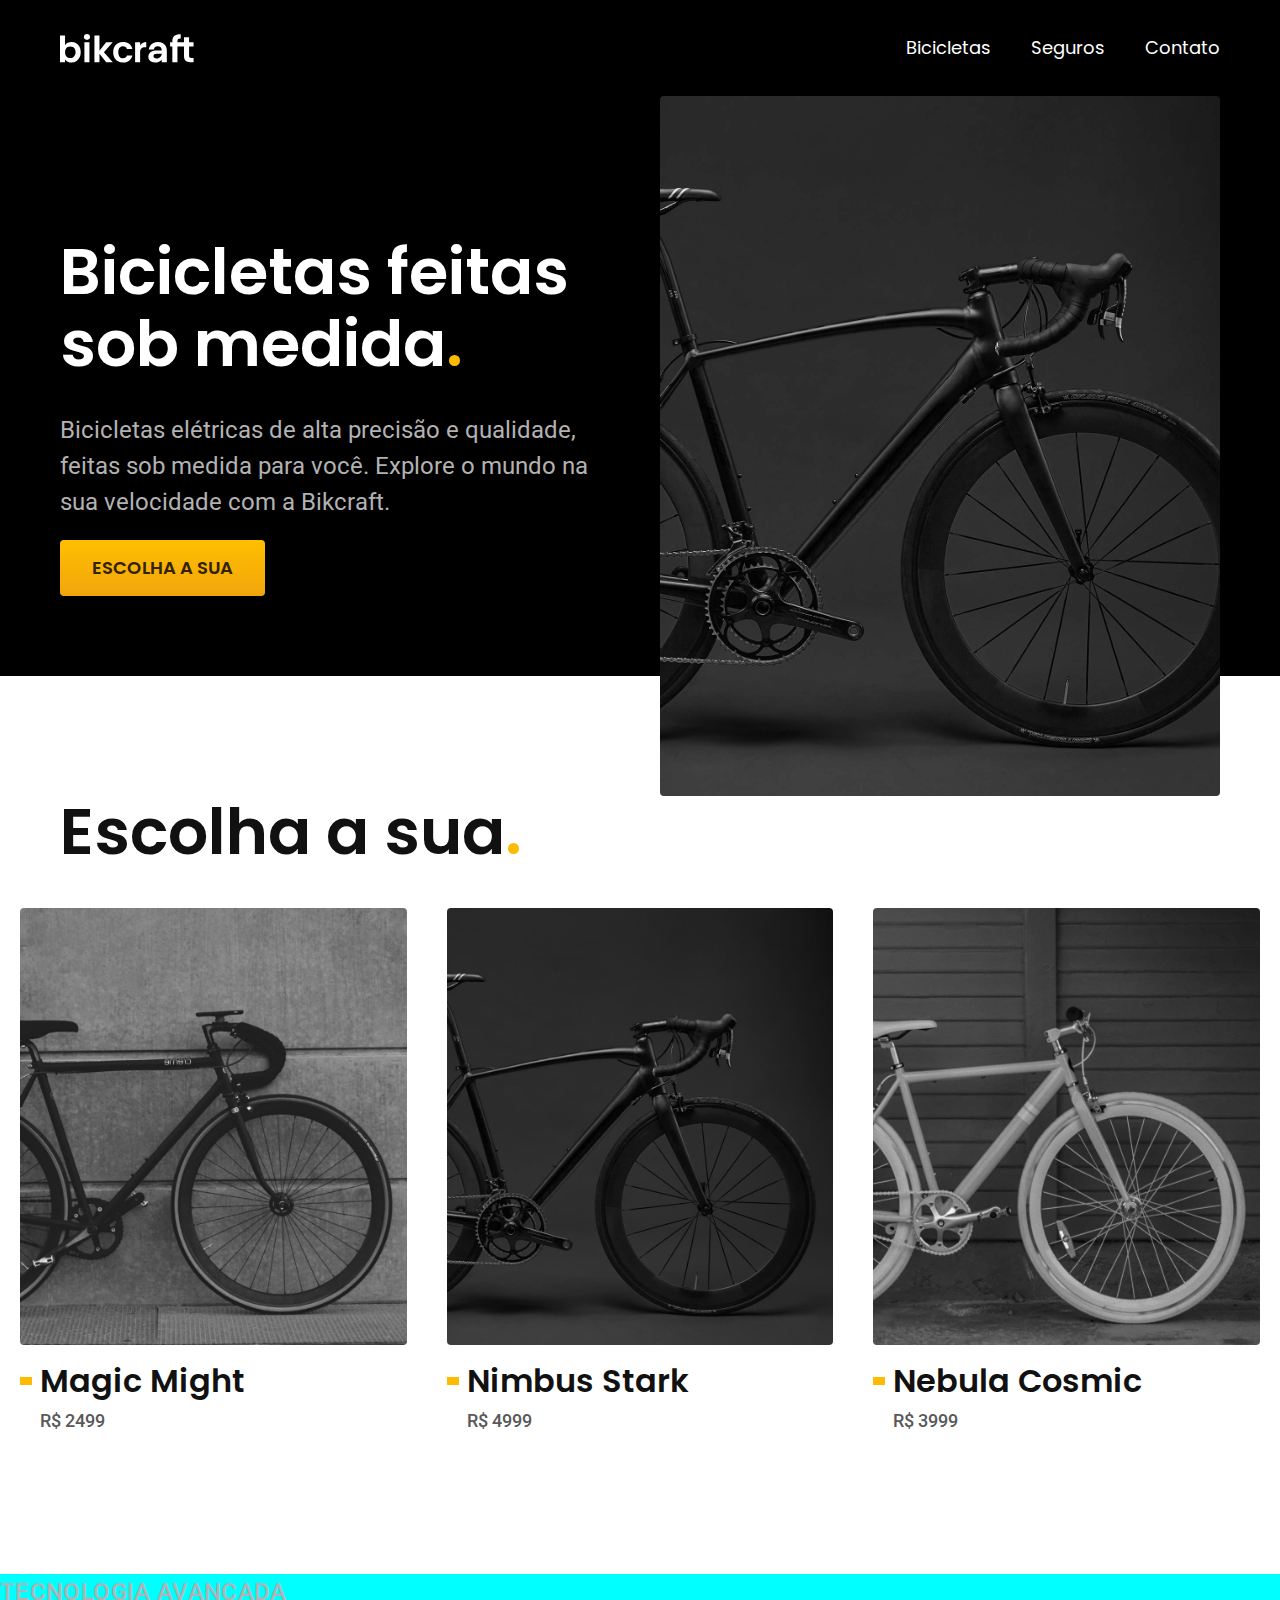
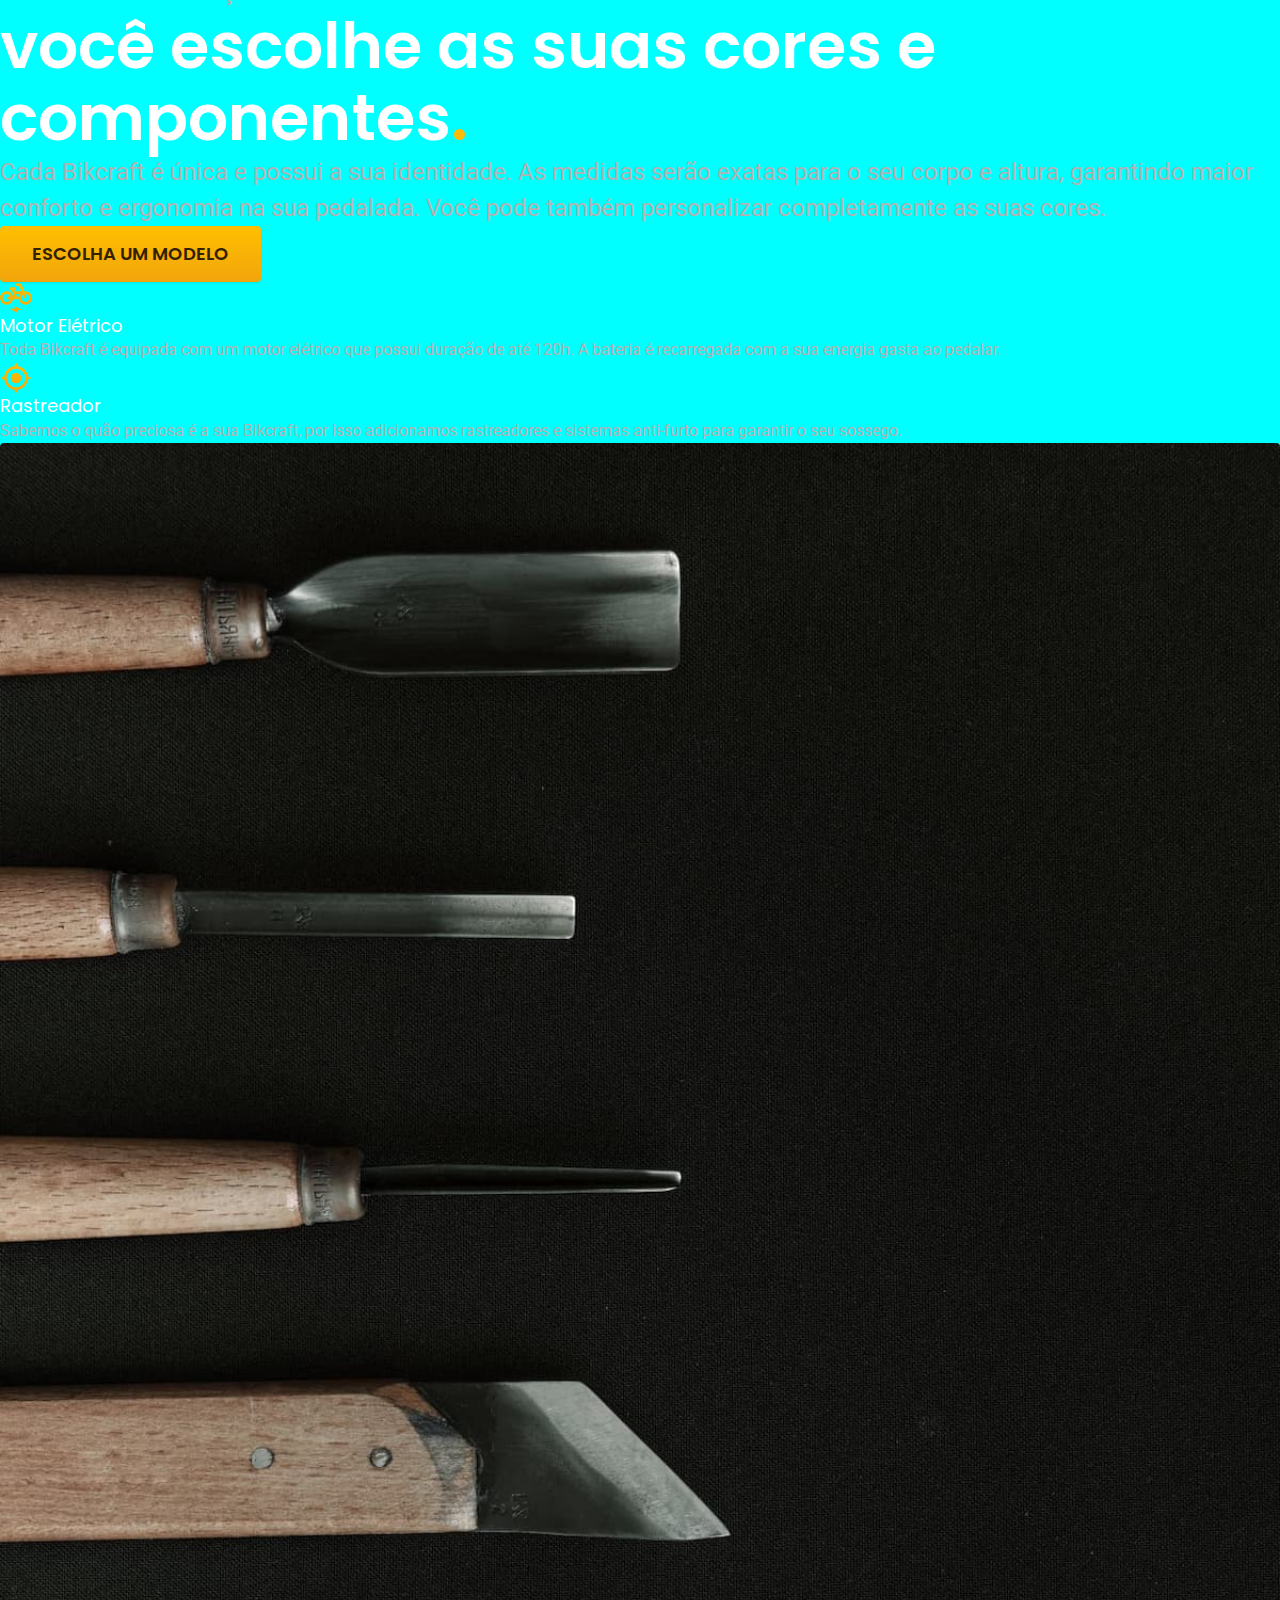
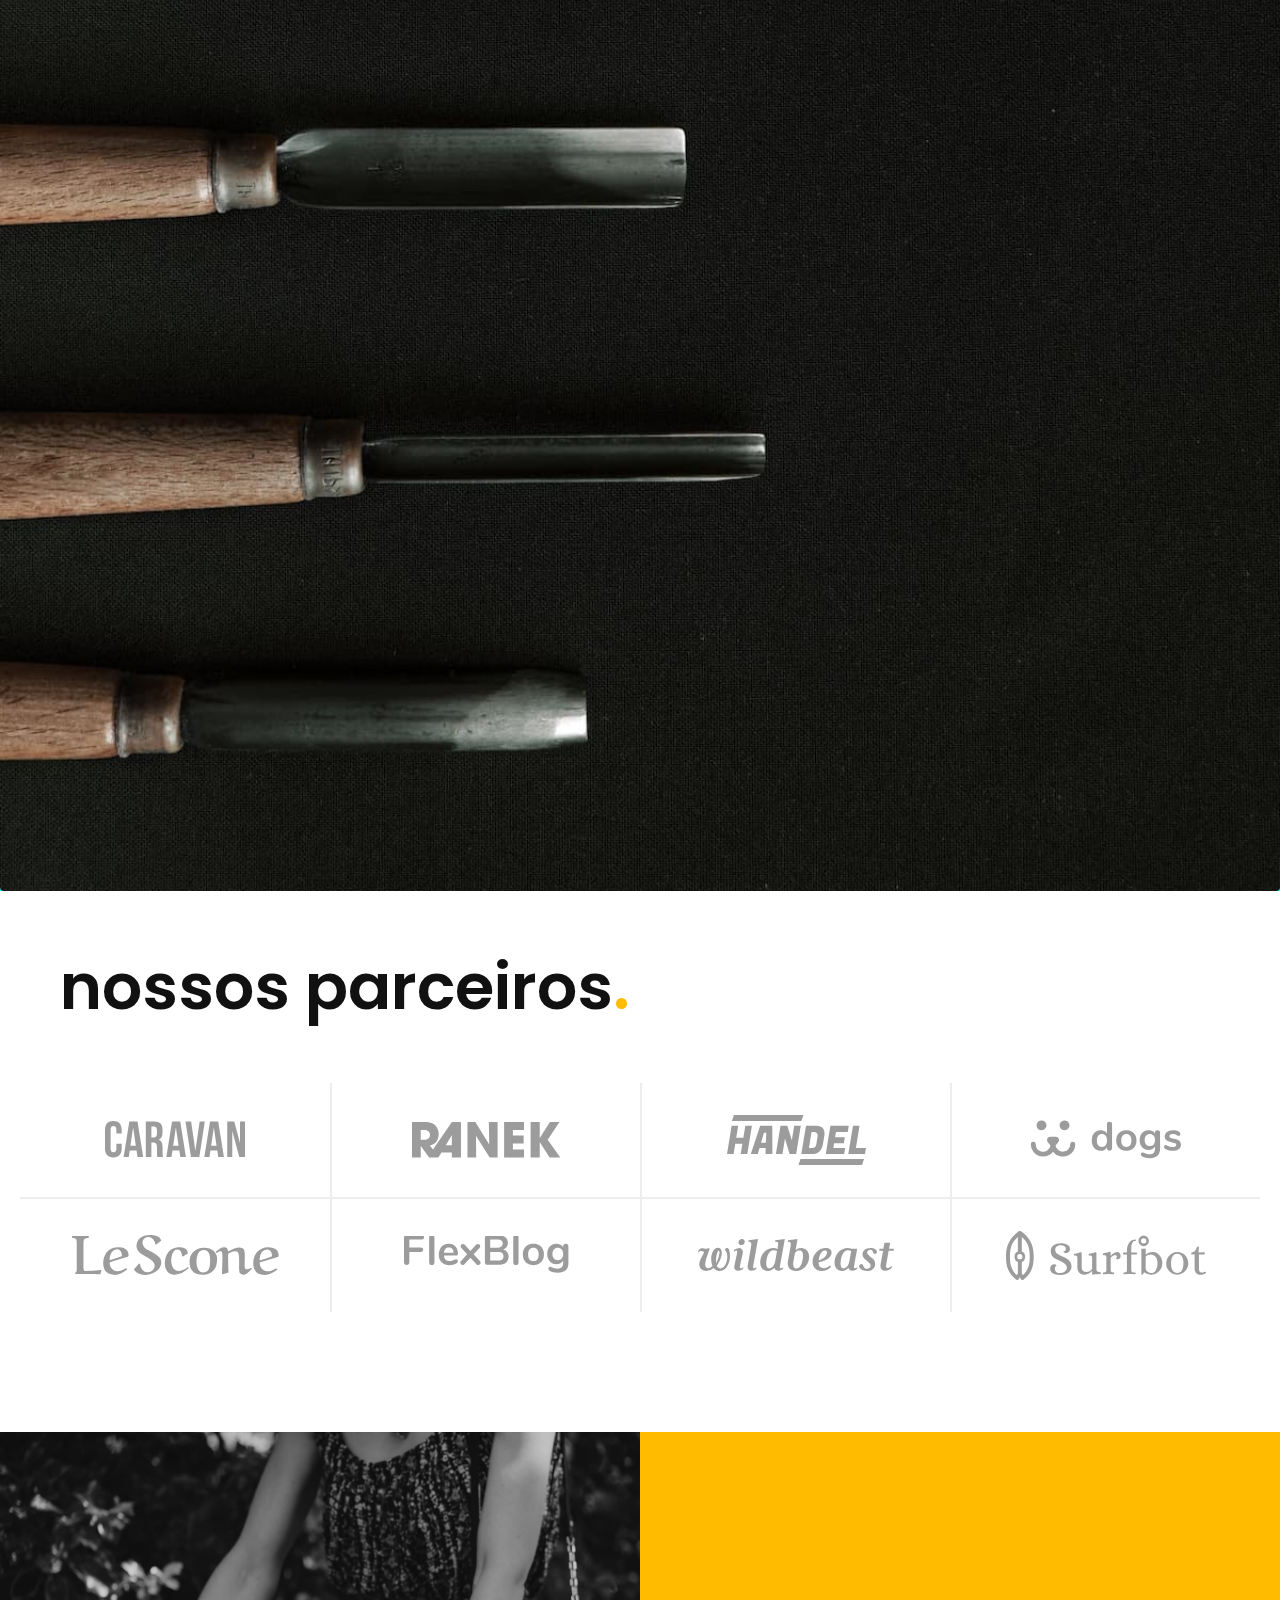
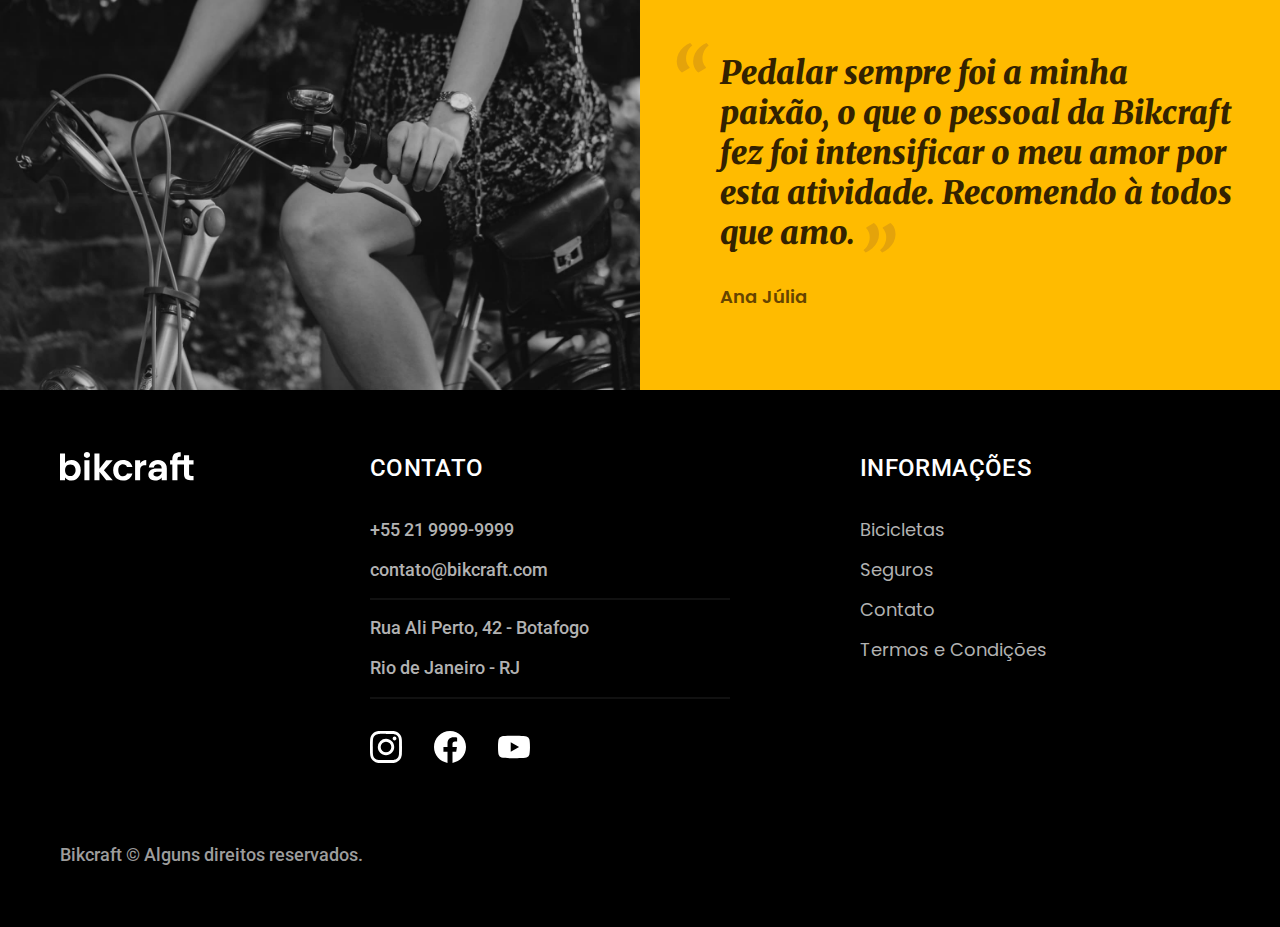
<file: index.html>
<!DOCTYPE html>
<html lang="pt-br">

<head>
  <meta charset="UTF-8">
  <meta name="viewport" content="width=device-width, initial-scale=1.0">

  <title>Bikcraft - Bicicletas Elétricas</title>
  <meta name="description" content="Bicicletas elétricas de alta precisão e qualidade, feitas sob medida para você. Explore o mundo na sua velocidade com a Bikcraft.">

  <link rel="stylesheet" href="./css/style.css">

  <link rel="preconnect" href="https://fonts.googleapis.com">
  <link rel="preconnect" href="https://fonts.gstatic.com" crossorigin>
  <link href="https://fonts.googleapis.com/css2?family=Merriweather:ital,wght@1,900&family=Poppins:wght@400;600&family=Roboto:wght@400;500&display=swap" rel="stylesheet">
</head>

<body>
  <header class="header-bg">
    <div class="header container">
      <a href="./">
        <img src="./img/bikcraft.svg" alt="bikcraft">
      </a>

      <nav aria-label="primaria">
        <ul class="header-menu font-1-m cor-0">
          <li><a href="./bicicletas.html">Bicicletas</a></li>
          <li><a href="./seguros.html">Seguros</a></li>
          <li><a href="./contato.html">Contato</a></li>
        </ul>
      </nav>
    </div>
  </header>

  <main class="introducao-bg">
    <div class="introducao container">
      <div class="introducao-conteudo">
        <h1 class="font-1-xxl cor-0">Bicicletas feitas sob medida<span class="cor-p1">.</span></h1>
        <p class="font-2-l cor-5">Bicicletas elétricas de alta precisão e qualidade, feitas sob medida para você. Explore o mundo na sua velocidade com a Bikcraft.</p>
        <a class="botao" href="./bicicletas.html">Escolha a sua</a>
      </div>
      <div">
        <img src="./img/fotos/introducao.jpg" alt="Bicicleta eletrica preta.">
    </div>
    </div>
  </main>
  <article class="bicicletas-lista">
    <h2 class="container font-1-xxl">Escolha a sua<span class="cor-p1">.</span></h2>

    <ul>
      <li>
        <a href="./bicicletas/magic.html">
          <img src="/img/bicicletas/magic-home.jpg" alt="Bicicleta Preta">
          <h3 class="font-1-xl">Magic Might</h3>
          <span class="font-2-m cor-8">R$ 2499</span>
        </a>
      </li>
      <li>
        <a href="./bicicletas/nimbus.html">
          <img src="/img/bicicletas/nimbus-home.jpg" alt="Bicicleta Preta">
          <h3 class="font-1-xl">Nimbus Stark</h3>
          <span class="font-2-m cor-8">R$ 4999</span>
        </a>
      </li>
      <li>
        <a href="./bicicletas/nebula.html">
          <img src="/img/bicicletas/nebula-home.jpg" alt="Bicicleta Preta">
          <h3 class="font-1-xl">Nebula Cosmic</h3>
          <span class="font-2-m cor-8">R$ 3999</span>
        </a>
      </li>
    </ul>
  </article>

  <article class="tecnologia-bg">
    <div class="tecnologia-container">
      <div class="tecnologia-conteudo">
        <span class="font-2-l-b  cor-5">Tecnologia Avançada</span>
        <h2 class="font-1-xxl cor-0">você escolhe as suas cores e componentes<span class="cor-p1">.</span></h2>
        <p class="font-2-l cor-5">Cada Bikcraft é única e possui a sua identidade. As medidas serão exatas para o seu corpo e altura, garantindo maior conforto e ergonomia na sua pedalada. Você pode também personalizar completamente as suas cores.</p>
        <a class="botao link" href="./bicicletas.html">Escolha um modelo</a>
        <div>
          <img src="./img/icones/eletrica.svg" alt="">
          <h3 class="font-1-m cor-0">Motor Elétrico</h3>
          <p class="font-2-s cor-5">Toda Bikcraft é equipada com um motor elétrico que possui duração de até 120h. A bateria é recarregada com a sua energia gasta ao pedalar.</p>
        </div>
        <div>
          <img src="./img/icones/rastreador.svg" alt="">
          <h3 class="font-1-m cor-0">Rastreador</h3>
          <p class="font-2-s cor-5">Sabemos o quão preciosa é a sua Bikcraft, por isso adicionamos rastreadores e sistemas anti-furto para garantir o seu sossego.</p>
        </div>
      </div>

      <div class="tecnologia-imagem">
        <img src="./img/fotos/tecnologia.jpg" alt="">
      </div>
    </div>

  </article>

  <section class="parceiros" aria-label="Nossos Parceiros">
    <h2 class="container font-1-xxl">nossos parceiros<span class="cor-p1">.</span></h2>

    <ul>
      <li><img src="./img/parceiros/caravan.svg" alt="caravan"></li>
      <li><img src="./img/parceiros/ranek.svg" alt="ranek"></li>
      <li><img src="./img/parceiros/handel.svg" alt="handel"></li>
      <li><img src="./img/parceiros/dogs.svg" alt="dogs"></li>
      <li><img src="./img/parceiros/lescone.svg" alt="lescone"></li>
      <li><img src="./img/parceiros/flexblog.svg" alt="flexblog"></li>
      <li><img src="./img/parceiros/wildbeast.svg" alt="wildbeast"></li>
      <li><img src="./img/parceiros/surfbot.svg" alt="surfbot"></li>

    </ul>
  </section>

  <section class="depoimento" aria-label="Depoimento">
    <div>
      <img src="./img/fotos/depoimento.jpg" alt="pessoa pedalando uma bicicleta bikcraft">
    </div>
    <div class="depoimento-conteudo">
      <blockquote class="font-1-xl cor-p5">
        <p>Pedalar sempre foi a minha paixão, o que o pessoal da Bikcraft fez foi intensificar o meu amor por esta atividade. Recomendo à todos que amo.</p>
      </blockquote>
      <span class="font-1-m-b cor-p4">Ana Júlia</span>
    </div>
  </section>

  <footer class="footer-bg">
    <div class="footer container">
      <img src="./img/bikcraft.svg" alt="Bikcraft">
      <div class="footer-contato">
        <h3 class="font-2-l-b cor-0">Contato</h3>
        <ul class="font-2-m cor-5">
          <li><a href="tel:+55219999999">+55 21 9999-9999</a></li>
          <li><a href="mailto:contato@bikcraft.com">contato@bikcraft.com</a></li>
          <li>Rua Ali Perto, 42 - Botafogo</li>
          <li>Rio de Janeiro - RJ</li>
        </ul>
        <div class="footer-redes">
          <a href="./">
            <img src="./img/redes/instagram.svg" alt="Instagram">
          </a>
          <a href="./">
            <img src="./img/redes/facebook.svg" alt="Facebook">
          </a>
          <a href="./">
            <img src="./img/redes/youtube.svg" alt="Youtube">
          </a>
        </div>
      </div>
      <div class="footer-informacoes">
        <h3 class="font-2-l-b cor-0">Informações</h3>
        <nav>
          <ul class="font-1-m cor-5">
            <li><a href="./bicicletas.html">Bicicletas</a></li>
            <li><a href="./seguros.html">Seguros</a></li>
            <li><a href="./contato.html">Contato</a></li>
            <li><a href="./termos.html">Termos e Condições</a></li>
          </ul>
        </nav>
      </div>
      <p class="footer-copy font-2-m cor-6">Bikcraft © Alguns direitos reservados.</p>
    </div>
  </footer>
</body>

</html>
</file>
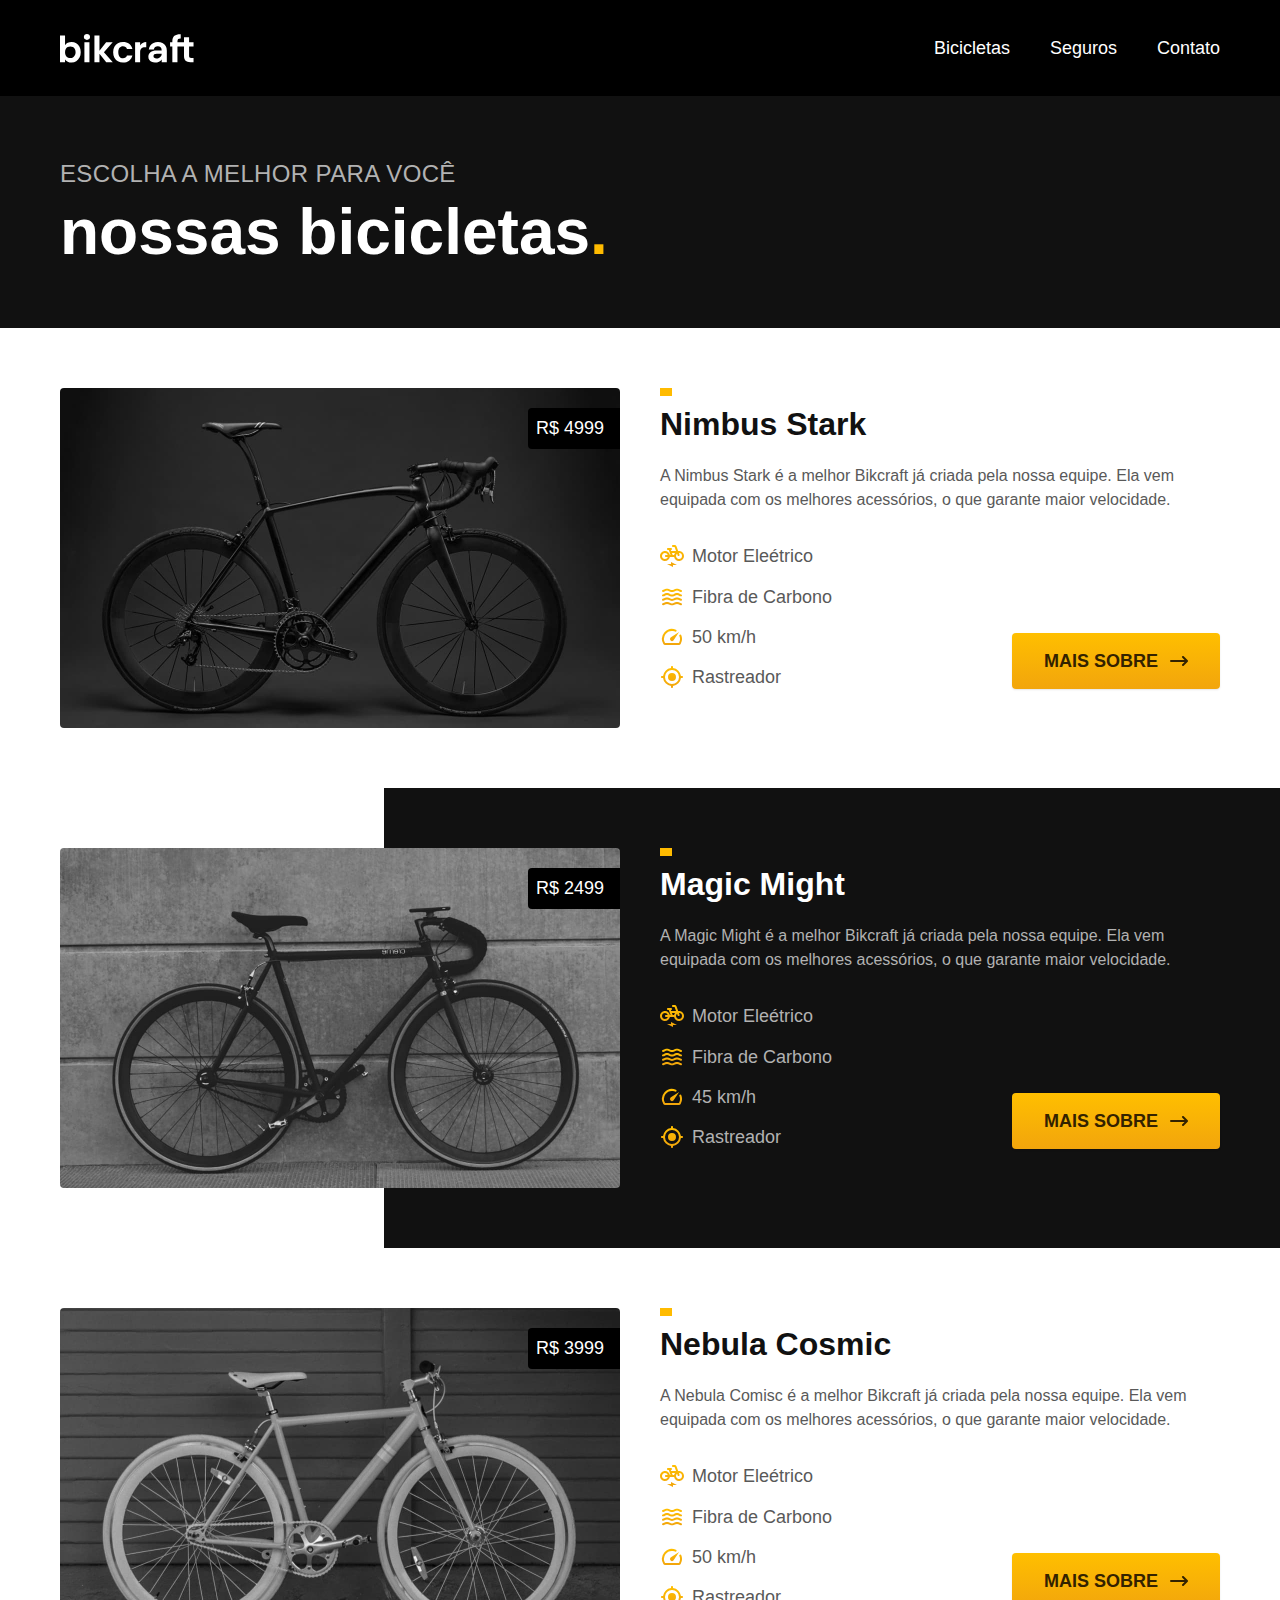
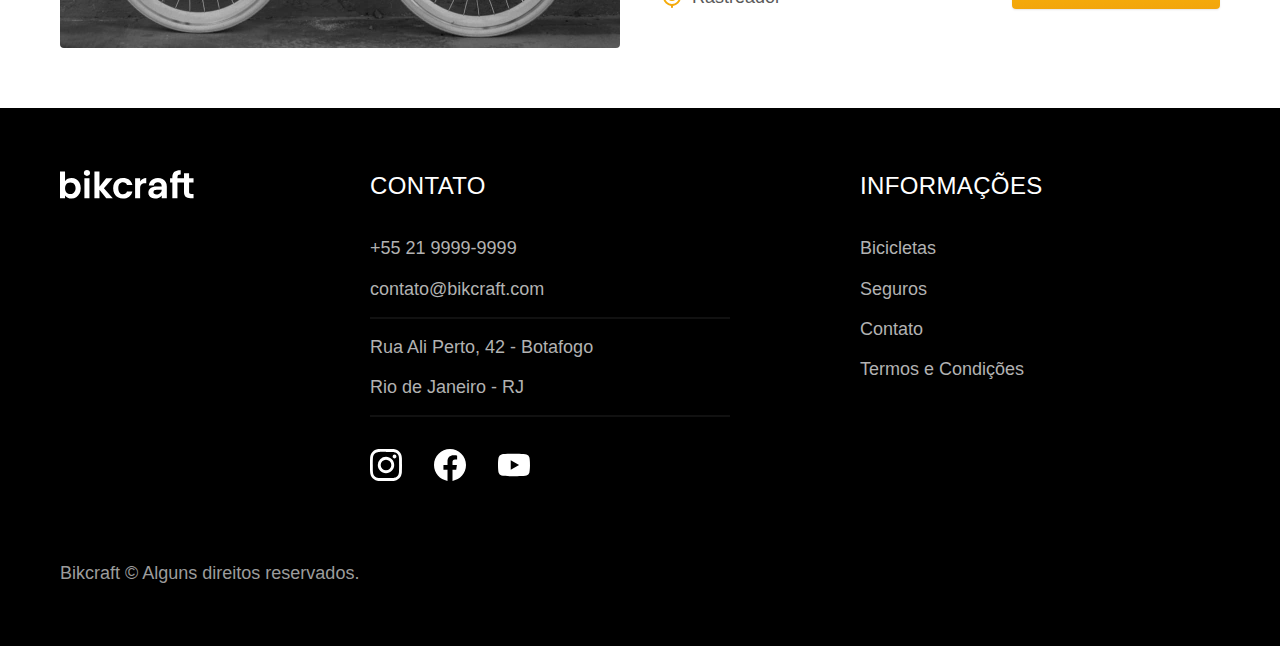
<file: bicicletas.html>
<!DOCTYPE html>
<html lang="pt-br">

<head>
  <meta charset="UTF-8">
  <meta name="viewport" content="width=device-width, initial-scale=1.0">

  <title>Bicicletas | Bikcraft</title>
  <meta name="description" content="Termos e Condições.">

  <link rel="stylesheet" href="./css/style.css">
</head>

<body id="bicicletas">
  <header class="header-bg">
    <div class="header container">
      <a href="./">
        <img src="./img/bikcraft.svg" alt="bikcraft">
      </a>

      <nav aria-label="primaria">
        <ul class="header-menu font-1-m cor-0">
          <li><a href="./bicicletas.html">Bicicletas</a></li>
          <li><a href="./seguros.html">Seguros</a></li>
          <li><a href="./contato.html">Contato</a></li>
        </ul>
      </nav>
    </div>
  </header>

  <main>
    <div class="titulo-bg">
      <div class="titulo container">
        <p class="font-2-l-b cor-5">ESCOLHA A MELHOR PARA VOCÊ</p>
        <h1 class="font-1-xxl cor-0">nossas bicicletas<span class="cor-p1">.</span></h1>
      </div>
    </div>

    <div class="bicicletas-bg">
      <div class="bicicletas container">
        <div class="bicicletas-imagem">
          <img src="./img/bicicletas/nimbus.jpg" alt="bicicleta preta">
          <span class="font-2-m cor-0">R$ 4999</span>
        </div>
        <div class="bicicletas-conteudo">
          <h2 class="font-1-xl">Nimbus Stark</h2>
          <p class="font-2-s cor-8">A Nimbus Stark é a melhor Bikcraft já criada pela nossa equipe. Ela vem equipada com os melhores acessórios, o que garante maior velocidade.</p>
          <ul class="font-1-m cor-8">
            <li><img src="./img/icones/eletrica.svg" alt="">Motor Eleétrico</li>
            <li><img src="./img/icones/carbono.svg" alt="">Fibra de Carbono</li>
            <li><img src="./img/icones/velocidade.svg" alt="">50 km/h</li>
            <li><img src="./img/icones/rastreador.svg" alt="">Rastreador</li>
          </ul>
          <a class="botao seta" href="./bicicletas/nebula.html">Mais Sobre</a>
        </div>
      </div>
    </div>

    <div class="bicicletas-bg">
      <div class="bicicletas container">
        <div class="bicicletas-imagem">
          <img src="./img/bicicletas/magic.jpg" alt="bicicleta preta">
          <span class="font-2-m cor-0">R$ 2499</span>
        </div>
        <div class="bicicletas-conteudo">
          <h2 class="font-1-xl cor-0">Magic Might</h2>
          <p class="font-2-s cor-5">A Magic Might é a melhor Bikcraft já criada pela nossa equipe. Ela vem equipada com os melhores acessórios, o que garante maior velocidade.</p>
          <ul class="font-1-m cor-5">
            <li><img src="./img/icones/eletrica.svg" alt="">Motor Eleétrico</li>
            <li><img src="./img/icones/carbono.svg" alt="">Fibra de Carbono</li>
            <li><img src="./img/icones/velocidade.svg" alt="">45 km/h</li>
            <li><img src="./img/icones/rastreador.svg" alt="">Rastreador</li>
          </ul>
          <a class="botao seta" href="./bicicletas/nebula.html">Mais Sobre</a>
        </div>
      </div>
    </div>

    <div class="bicicletas-bg">
      <div class="bicicletas container">
        <div class="bicicletas-imagem">
          <img src="./img/bicicletas/nebula.jpg" alt="bicicleta preta">
          <span class="font-2-m cor-0">R$ 3999</span>
        </div>
        <div class="bicicletas-conteudo">
          <h2 class="font-1-xl">Nebula Cosmic</h2>
          <p class="font-2-s cor-8">A Nebula Comisc é a melhor Bikcraft já criada pela nossa equipe. Ela vem equipada com os melhores acessórios, o que garante maior velocidade.</p>
          <ul class="font-1-m cor-8">
            <li><img src="./img/icones/eletrica.svg" alt="">Motor Eleétrico</li>
            <li><img src="./img/icones/carbono.svg" alt="">Fibra de Carbono</li>
            <li><img src="./img/icones/velocidade.svg" alt="">50 km/h</li>
            <li><img src="./img/icones/rastreador.svg" alt="">Rastreador</li>
          </ul>
          <a class="botao seta" href="./bicicletas/nebula.html">Mais Sobre</a>
        </div>
      </div>
    </div>

  </main>

  <footer class="footer-bg">
    <div class="footer container">
      <img src="./img/bikcraft.svg" alt="Bikcraft">
      <div class="footer-contato">
        <h3 class="font-2-l-b cor-0">Contato</h3>
        <ul class="font-2-m cor-5">
          <li><a href="tel:+55219999999">+55 21 9999-9999</a></li>
          <li><a href="mailto:contato@bikcraft.com">contato@bikcraft.com</a></li>
          <li>Rua Ali Perto, 42 - Botafogo</li>
          <li>Rio de Janeiro - RJ</li>
        </ul>
        <div class="footer-redes">
          <a href="./">
            <img src="./img/redes/instagram.svg" alt="Instagram">
          </a>
          <a href="./">
            <img src="./img/redes/facebook.svg" alt="Facebook">
          </a>
          <a href="./">
            <img src="./img/redes/youtube.svg" alt="Youtube">
          </a>
        </div>
      </div>
      <div class="footer-informacoes">
        <h3 class="font-2-l-b cor-0">Informações</h3>
        <nav>
          <ul class="font-1-m cor-5">
            <li><a href="./bicicletas.html">Bicicletas</a></li>
            <li><a href="./seguros.html">Seguros</a></li>
            <li><a href="./contato.html">Contato</a></li>
            <li><a href="./termos.html">Termos e Condições</a></li>
          </ul>
        </nav>
      </div>
      <p class="footer-copy font-2-m cor-6">Bikcraft © Alguns direitos reservados.</p>
    </div>
  </footer>
</body>

</html>
</file>
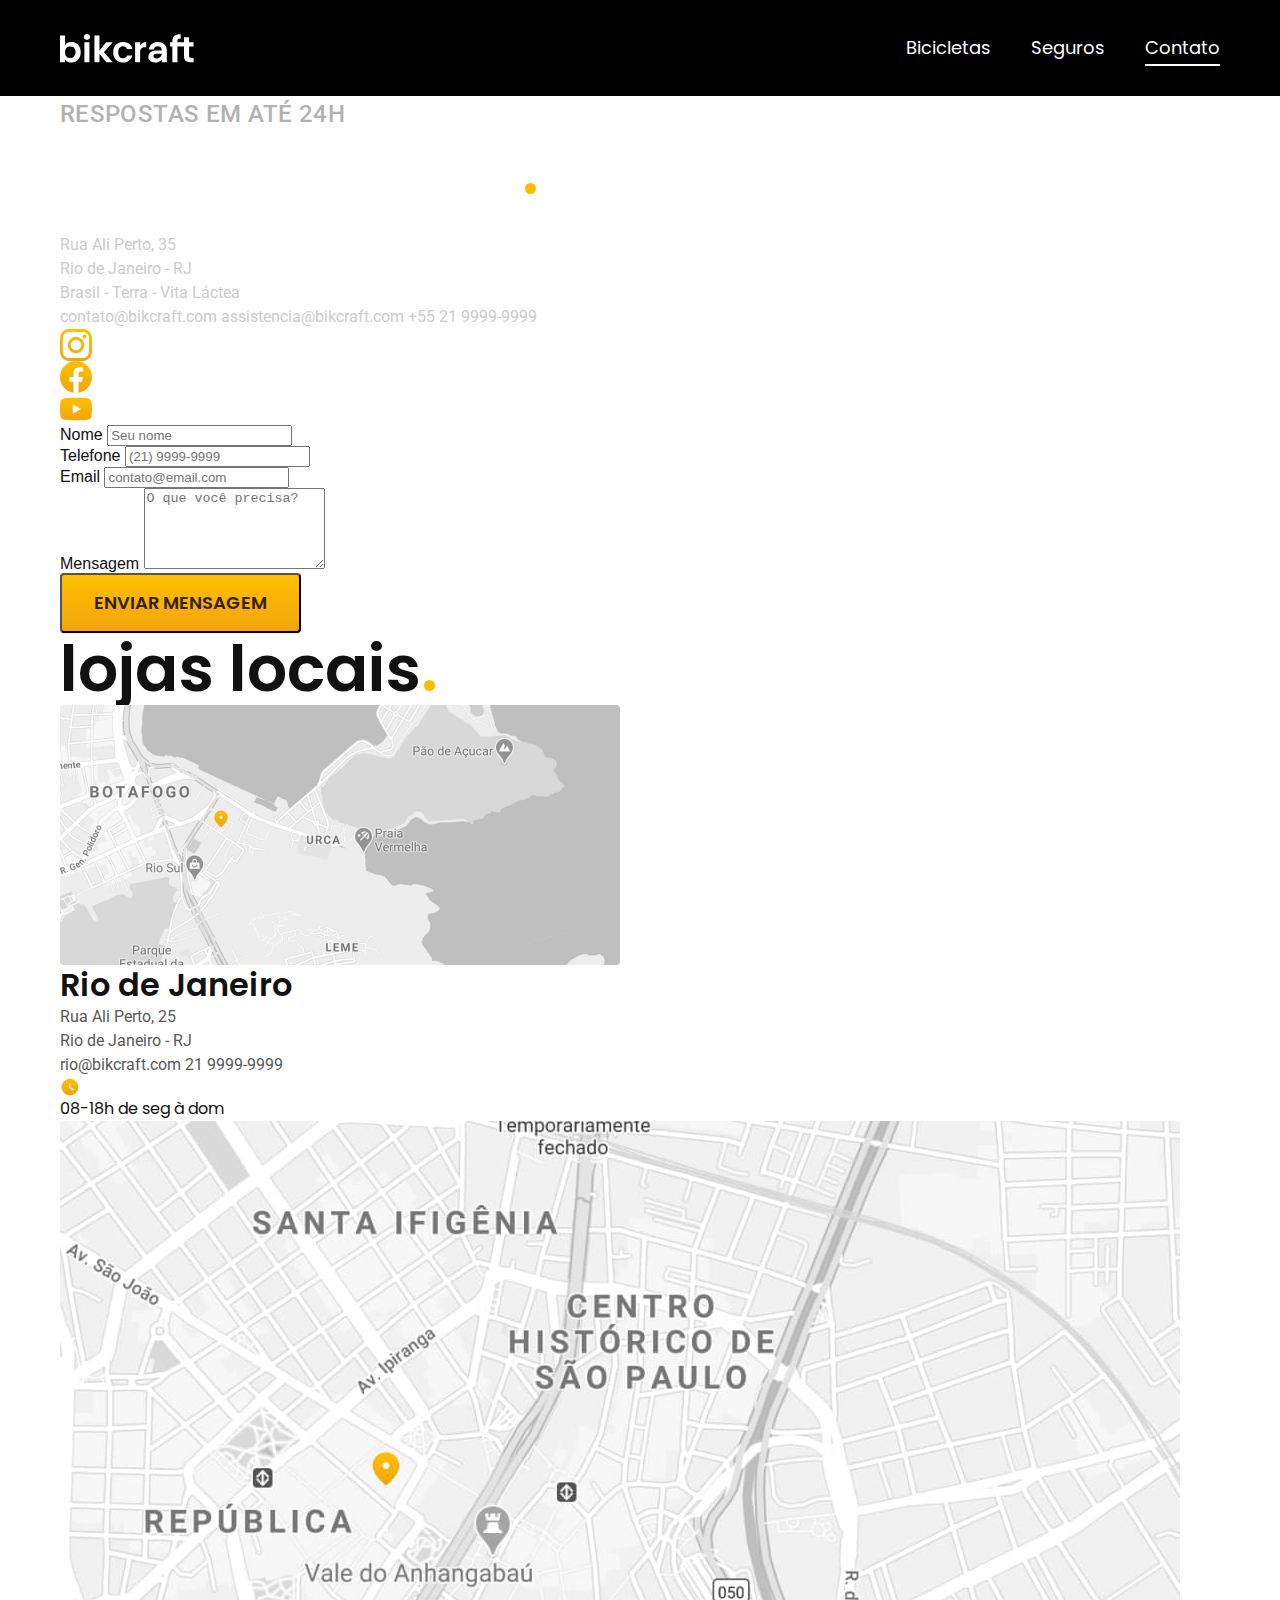
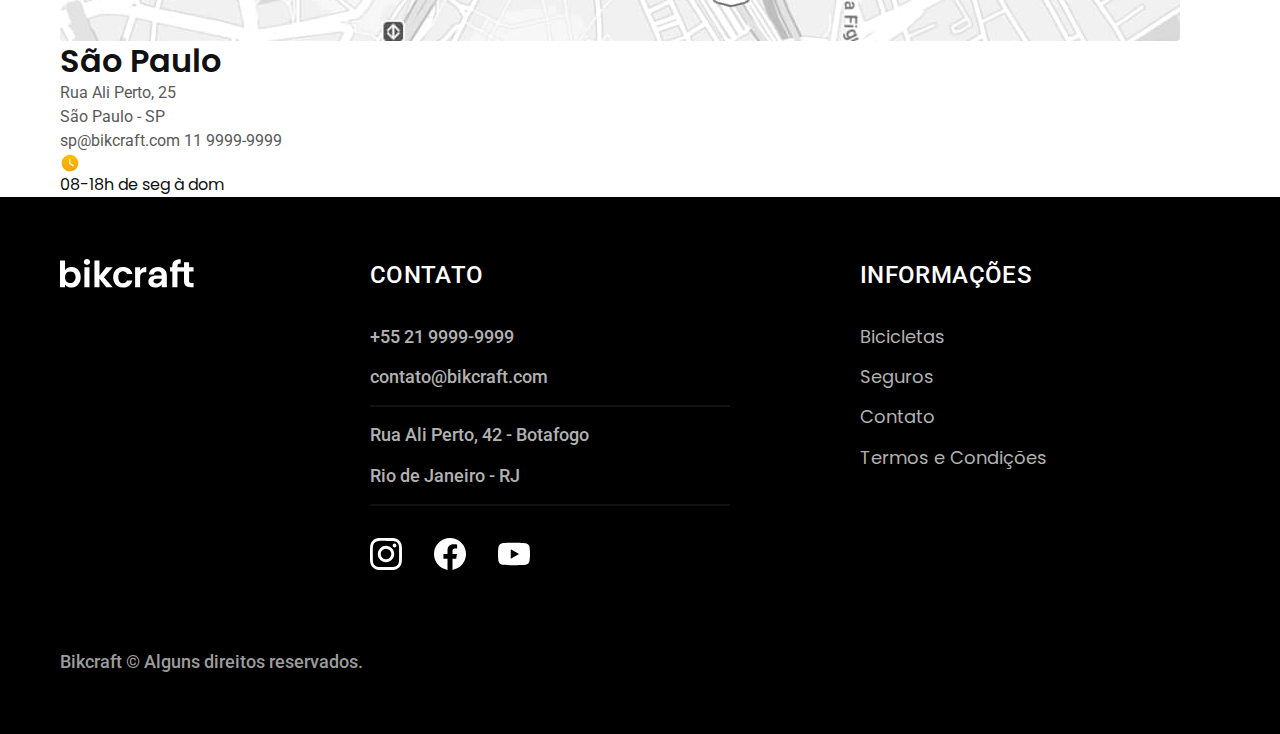
<file: contato.html>
<!DOCTYPE html>
<html lang="pt-br">

<head>
  <meta charset="UTF-8">
  <meta name="viewport" content="width=device-width, initial-scale=1.0">
  <title>Contato | Bikcraft</title>
  <meta name="description" content="Bicicletas elétricas de alta precisão e qualidade,  feitas sob medida para o cliente. Explore o mundo na sua velocidade com a Bikcraft.">

  <link rel="icon" href="./favicon.svg" type="image/svg+xml">

  <link href="./css/style.css" rel="preload" as="style">
  <link href="./css/style.css" rel="stylesheet">

  <link rel="preconnect" href="https://fonts.googleapis.com">
  <link rel="preconnect" href="https://fonts.gstatic.com" crossorigin>
  <link href="https://fonts.googleapis.com/css2?family=Merriweather:ital,wght@1,900&family=Poppins:wght@500;600&family=Roboto:wght@400;500&display=swap" rel="stylesheet">
</head>

<body id="contato">
  <header class="header-bg">
    <div class="header container">
      <a href="./">
        <img src="./img/bikcraft.svg" alt="Bikcraft" width="136" height="32">
      </a>
      <nav aria-label="primaria">
        <ul class="header-menu font-1-m cor-0">
          <li><a href="./bicicletas.html">Bicicletas</a></li>
          <li><a href="./seguros.html">Seguros</a></li>
          <li><a href="./contato.html">Contato</a></li>
        </ul>
      </nav>
    </div>
  </header>

  <main>
    <div class="titulo">
      <div class="container">
        <p class="font-2-l-b cor-5">Respostas em até 24h</p>
        <h1 class="font-1-xxl cor-0">nosso contato<span class="cor-p1">.</span></h1>
      </div>
    </div>

    <div class="contato container">
      <section class="contato-dados" aria-label="Endereço">
        <h2 class="cor-0 font-1-m">Loja Online</h2>
        <div class="contato-endereco font-2-s cor-4">
          <p>Rua Ali Perto, 35</p>
          <p>Rio de Janeiro - RJ</p>
          <p>Brasil - Terra - Vita Láctea</p>
        </div>
        <address class="contato-meios font-2-s cor-4">
          <a href="mailto:contato@bikcraft.com">contato@bikcraft.com</a>
          <a href="mailto:assistencia@bikcraft.com">assistencia@bikcraft.com</a>
          <a href="tel:+552199999999">+55 21 9999-9999</a>
        </address>
        <div class="contato-redes">
          <a href="./"><img src="./img/redes/instagram-p.svg" alt="Instagram"></a>
          <a href="./"><img src="./img/redes/facebook-p.svg" alt="Facebook"></a>
          <a href="./"><img src="./img/redes/youtube-p.svg" alt="Youtube"></a>
        </div>
      </section>
      <section class="contato-formulario" aria-label="Formulário">
        <form class="form" action="./">
          <div>
            <label for="nome">Nome</label>
            <input type="text" id="nome" name="nome" placeholder="Seu nome">
          </div>
          <div>
            <label for="telefone">Telefone</label>
            <input type="text" id="telefone" name="telefone" placeholder="(21) 9999-9999">
          </div>
          <div class="col-2">
            <label for="email">Email</label>
            <input type="email" id="email" name="email" placeholder="contato@email.com">
          </div>
          <div class="col-2">
            <label for="mensagem">Mensagem</label>
            <textarea id="mensagem" name="mensagem" placeholder="O que você precisa?" rows="5"></textarea>
          </div>
          <button class="botao col-2">Enviar Mensagem</button>
        </form>
      </section>
    </div>
  </main>

  <article class="lojas container">
    <h2 class="font-1-xxl">lojas locais<span class="cor-p1">.</span></h2>
    <div class="lojas-item">
      <img src="./img/lojas/rj.jpg" alt="mapa marcando o endereço da loja no Rio de Janeiro" width="560" height="260">
      <div class="lojas-conteudo">
        <h3 class="font-1-xl">Rio de Janeiro</h3>
        <div class="lojas-dados font-2-s cor-8">
          <p>Rua Ali Perto, 25</p>
          <p>Rio de Janeiro - RJ</p>
        </div>
        <div class="lojas-dados font-2-s cor-8">
          <a href="mailto:rio@bikcraft.com">rio@bikcraft.com</a>
          <a href="tel:+552199999999">21 9999-9999</a>
        </div>
        <p class="lojas-tempo font-1-s"><img src="./img/icones/horario.svg" alt="">08-18h de seg à dom</p>
      </div>
    </div>
    <div class="lojas-item">
      <img src="./img/lojas/sp.jpg" alt="mapa marcando o endereço da loja no Rio de Janeiro">
      <div class="lojas-conteudo">
        <h3 class="font-1-xl">São Paulo</h3>
        <div class="lojas-dados font-2-s cor-8">
          <p>Rua Ali Perto, 25</p>
          <p>São Paulo - SP</p>
        </div>
        <div class="lojas-dados font-2-s cor-8">
          <a href="mailto:rio@bikcraft.com">sp@bikcraft.com</a>
          <a href="tel:+551199999999">11 9999-9999</a>
        </div>
        <p class="lojas-tempo font-1-s"><img src="./img/icones/horario.svg" alt="">08-18h de seg à dom</p>
      </div>
    </div>
  </article>

  <footer class="footer-bg">
    <div class="footer container">
      <img src="./img/bikcraft.svg" alt="Bikcraft">
      <div class="footer-contato">
        <h3 class="font-2-l-b cor-0">Contato</h3>
        <ul class="font-2-m cor-5">
          <li>+55 21 9999-9999</li>
          <li>contato@bikcraft.com</li>
          <li>Rua Ali Perto, 42 - Botafogo</li>
          <li>Rio de Janeiro - RJ</li>
        </ul>
        <div class="footer-redes">
          <a href="./"><img src="./img/redes/instagram.svg" alt="Instagram"></a>
          <a href="./"><img src="./img/redes/facebook.svg" alt="Facebook"></a>
          <a href="./"><img src="./img/redes/youtube.svg" alt="Youtube"></a>
        </div>
      </div>
      <div class="footer-informacoes">
        <h3 class="font-2-l-b cor-0">Informações</h3>
        <nav>
          <ul class="font-1-m cor-5">
            <li><a href="./bicicletas.html">Bicicletas</a></li>
            <li><a href="./seguros.html">Seguros</a></li>
            <li><a href="./contato.html">Contato</a></li>
            <li><a href="./termos.html">Termos e Condições</a></li>
          </ul>
        </nav>
      </div>
      <p class="font-2-m cor-6 footer-copy">Bikcraft © Alguns direitos reservados.</p>
    </div>
  </footer>

  <script src="./js/script.js"></script>
</body>

</html>
</file>
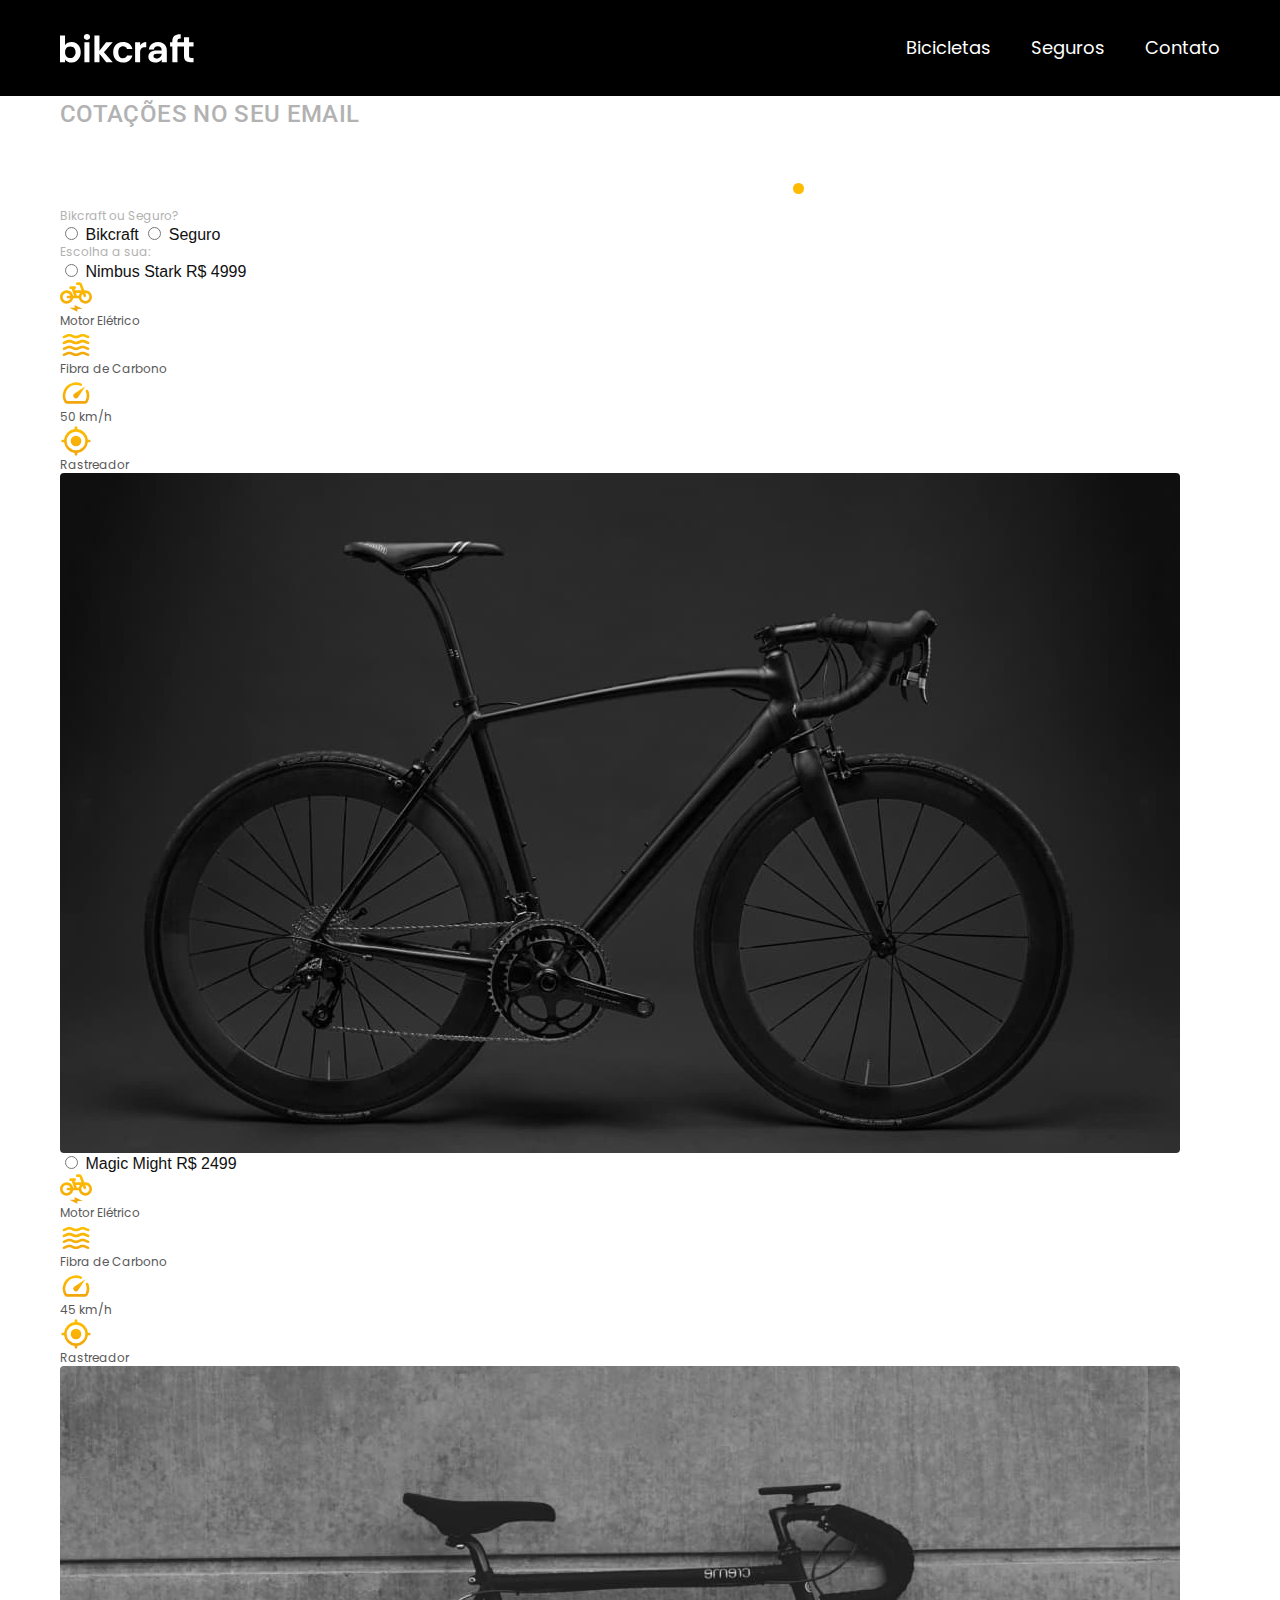
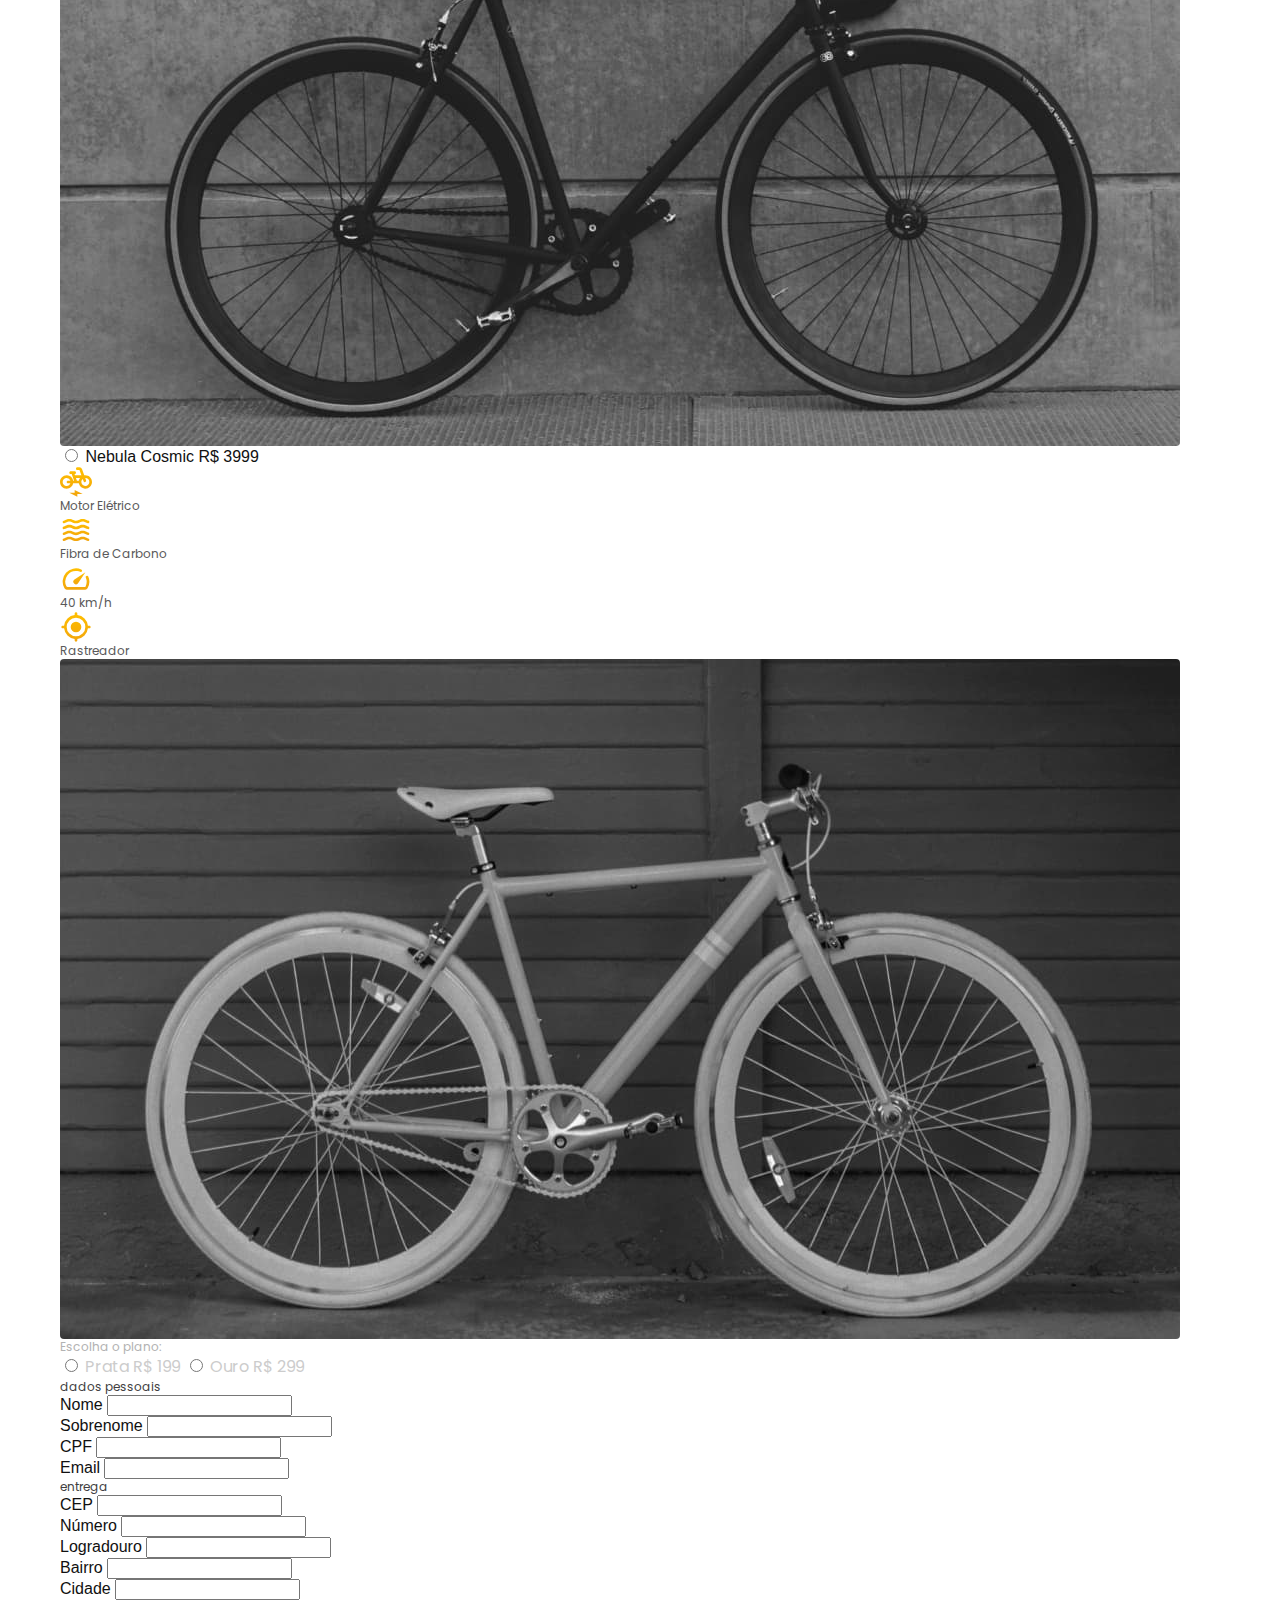
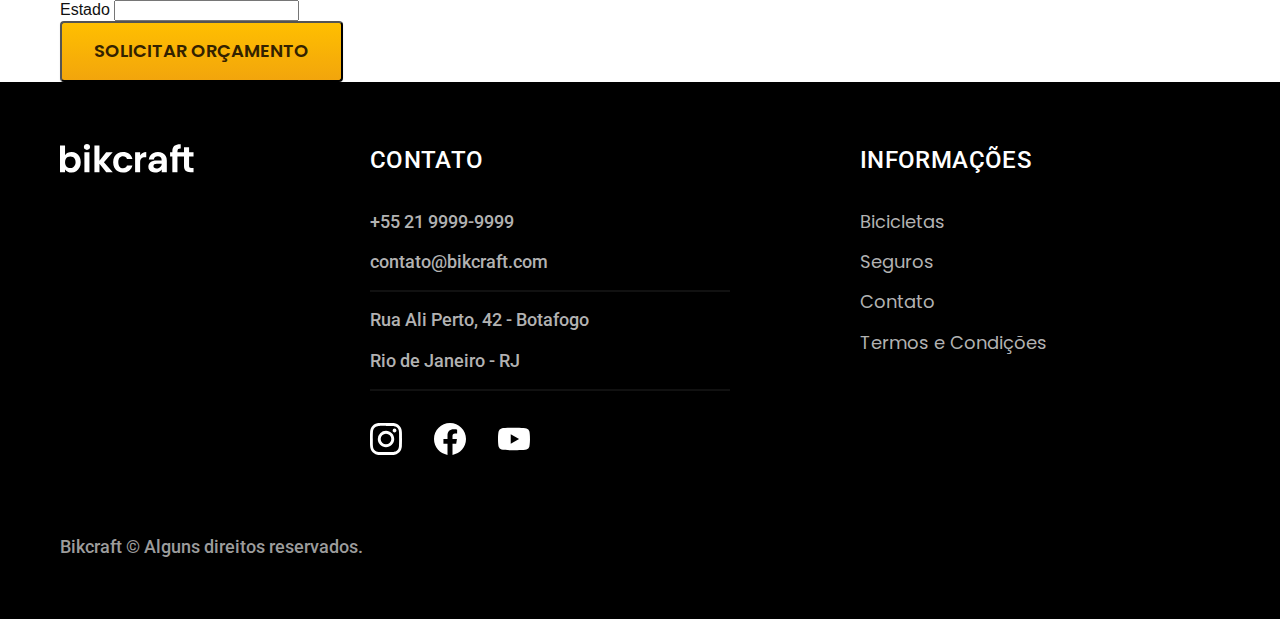
<file: orcamento.html>
<!DOCTYPE html>
<html lang="pt-br">

<head>
  <meta charset="UTF-8">
  <meta name="viewport" content="width=device-width, initial-scale=1.0">
  <title>Orçamento | Bikcraft</title>
  <meta name="description" content="Bicicletas elétricas de alta precisão e qualidade,  feitas sob medida para o cliente. Explore o mundo na sua velocidade com a Bikcraft.">

  <link rel="icon" href="./favicon.svg" type="image/svg+xml">

  <link href="./css/style.css" rel="preload" as="style">
  <link href="./css/style.css" rel="stylesheet">

  <link rel="preconnect" href="https://fonts.googleapis.com">
  <link rel="preconnect" href="https://fonts.gstatic.com" crossorigin>
  <link href="https://fonts.googleapis.com/css2?family=Merriweather:ital,wght@1,900&family=Poppins:wght@500;600&family=Roboto:wght@400;500&display=swap" rel="stylesheet">
</head>

<body id="orcamento">
  <header class="header-bg">
    <div class="header container">
      <a href="./">
        <img src="./img/bikcraft.svg" alt="Bikcraft" width="136" height="32">
      </a>
      <nav aria-label="primaria">
        <ul class="header-menu font-1-m cor-0">
          <li><a href="./bicicletas.html">Bicicletas</a></li>
          <li><a href="./seguros.html">Seguros</a></li>
          <li><a href="./contato.html">Contato</a></li>
        </ul>
      </nav>
    </div>
  </header>

  <main>
    <div class="titulo">
      <div class="container">
        <p class="font-2-l-b cor-5">Cotações no seu email</p>
        <h1 class="font-1-xxl cor-0">solicite um orçamento<span class="cor-p1">.</span></h1>
      </div>
    </div>

    <form class="orcamento container" action="./">
      <!-- Produto -->
      <div class="orcamento-produto">
        <h2 class="font-1-xs cor-5">Bikcraft ou Seguro?</h2>

        <input type="radio" name="tipo" value="bikcraft" id="bikcraft">
        <label for="bikcraft">Bikcraft</label>

        <input type="radio" name="tipo" value="seguro" id="seguro">
        <label for="seguro">Seguro</label>

        <div class="orcamento-conteudo" id="orcamento-bikcraft">
          <h2 class="font-1-xs cor-5">Escolha a sua:</h2>

          <input type="radio" name="produto" value="nimbus" id="nimbus">
          <label for="nimbus">Nimbus Stark <span>R$ 4999</span></label>
          <div class="radio-detalhes">
            <ul class="font-1-xs cor-8">
              <li><img src="./img/icones/eletrica.svg" alt=""> Motor Elétrico</li>
              <li><img src="./img/icones/carbono.svg" alt=""> Fibra de Carbono</li>
              <li><img src="./img/icones/velocidade.svg" alt=""> 50 km/h</li>
              <li><img src="./img/icones/rastreador.svg" alt=""> Rastreador</li>
            </ul>
            <img src="./img/bicicletas/nimbus.jpg" alt="Bicicleta preta">
          </div>

          <input type="radio" name="produto" value="magic" id="magic">
          <label for="magic">Magic Might <span>R$ 2499</span></label>
          <div class="radio-detalhes">
            <ul class="font-1-xs cor-8">
              <li><img src="./img/icones/eletrica.svg" alt=""> Motor Elétrico</li>
              <li><img src="./img/icones/carbono.svg" alt=""> Fibra de Carbono</li>
              <li><img src="./img/icones/velocidade.svg" alt=""> 45 km/h</li>
              <li><img src="./img/icones/rastreador.svg" alt=""> Rastreador</li>
            </ul>
            <img src="./img/bicicletas/magic.jpg" alt="Bicicleta preta">
          </div>

          <input type="radio" name="produto" value="nebula" id="nebula">
          <label for="nebula">Nebula Cosmic <span>R$ 3999</span></label>
          <div class="radio-detalhes">
            <ul class="font-1-xs cor-8">
              <li><img src="./img/icones/eletrica.svg" alt=""> Motor Elétrico</li>
              <li><img src="./img/icones/carbono.svg" alt=""> Fibra de Carbono</li>
              <li><img src="./img/icones/velocidade.svg" alt=""> 40 km/h</li>
              <li><img src="./img/icones/rastreador.svg" alt=""> Rastreador</li>
            </ul>
            <img src="./img/bicicletas/nebula.jpg" alt="Bicicleta preta">
          </div>
        </div>

        <div class="orcamento-conteudo" id="orcamento-seguro">
          <h2 class="font-1-xs cor-5">Escolha o plano:</h2>

          <input type="radio" name="produto" value="prata" id="prata">
          <label for="prata" class="font-1-s cor-4">Prata <span>R$ 199</span></label>

          <input type="radio" name="produto" value="ouro" id="ouro">
          <label for="ouro" class="font-1-s cor-4">Ouro <span>R$ 299</span></label>
        </div>
      </div>

      <!-- Dados -->
      <div class="orcamento-dados form">
        <h2 class="font-1-xs cor-9 col-2">dados pessoais</h2>
        <div>
          <label for="nome">Nome</label>
          <input type="text" id="nome" name="nome">
        </div>
        <div>
          <label for="sobrenome">Sobrenome</label>
          <input type="text" id="sobrenome" name="sobrenome">
        </div>
        <div class="col-2">
          <label for="CPF">CPF</label>
          <input type="text" id="CPF" name="CPF">
        </div>
        <div class="col-2">
          <label for="email">Email</label>
          <input type="text" id="email" name="email">
        </div>
        <h2 class="font-1-xs cor-9 col-2">entrega</h2>
        <div>
          <label for="cep">CEP</label>
          <input type="text" id="cep" name="cep">
        </div>
        <div>
          <label for="numero">Número</label>
          <input type="text" id="numero" name="numero">
        </div>
        <div>
          <label for="logradouro">Logradouro</label>
          <input type="text" id="logradouro" name="logradouro">
        </div>
        <div>
          <label for="bairro">Bairro</label>
          <input type="text" id="bairro" name="bairro">
        </div>
        <div>
          <label for="cidade">Cidade</label>
          <input type="text" id="cidade" name="cidade">
        </div>
        <div>
          <label for="estado">Estado</label>
          <input type="text" id="estado" name="estado">
        </div>
        <button class="botao col-2">Solicitar Orçamento</button>
      </div>
    </form>
  </main>

  <footer class="footer-bg">
    <div class="footer container">
      <img src="./img/bikcraft.svg" alt="Bikcraft">
      <div class="footer-contato">
        <h3 class="font-2-l-b cor-0">Contato</h3>
        <ul class="font-2-m cor-5">
          <li>+55 21 9999-9999</li>
          <li>contato@bikcraft.com</li>
          <li>Rua Ali Perto, 42 - Botafogo</li>
          <li>Rio de Janeiro - RJ</li>
        </ul>
        <div class="footer-redes">
          <a href="./"><img src="./img/redes/instagram.svg" alt="Instagram"></a>
          <a href="./"><img src="./img/redes/facebook.svg" alt="Facebook"></a>
          <a href="./"><img src="./img/redes/youtube.svg" alt="Youtube"></a>
        </div>
      </div>
      <div class="footer-informacoes">
        <h3 class="font-2-l-b cor-0">Informações</h3>
        <nav>
          <ul class="font-1-m cor-5">
            <li><a href="./bicicletas.html">Bicicletas</a></li>
            <li><a href="./seguros.html">Seguros</a></li>
            <li><a href="./contato.html">Contato</a></li>
            <li><a href="./termos.html">Termos e Condições</a></li>
          </ul>
        </nav>
      </div>
      <p class="font-2-m cor-6 footer-copy">Bikcraft © Alguns direitos reservados.</p>
    </div>
  </footer>

  <script src="./js/script.js"></script>
</body>

</html>
</file>
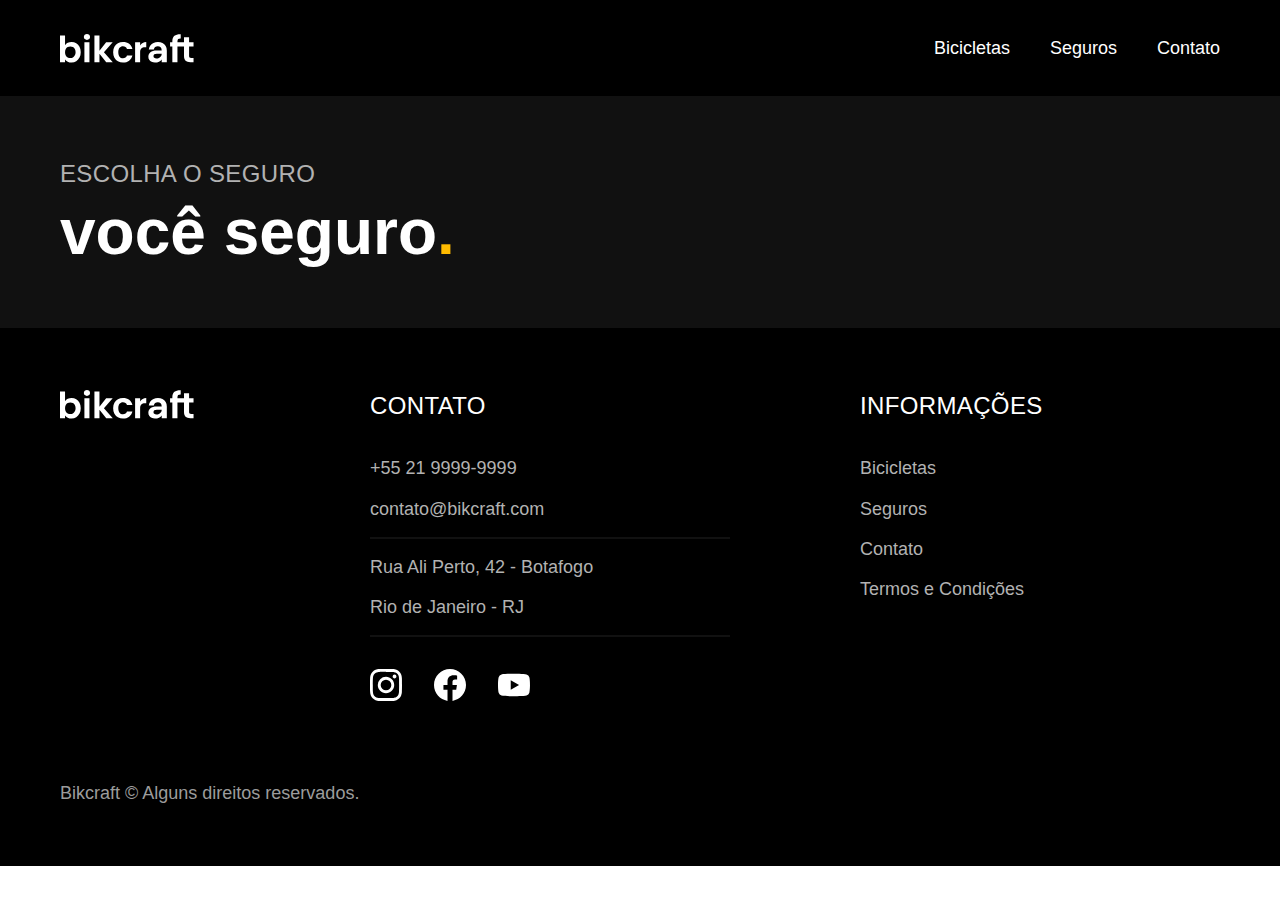
<file: seguros.html>
<!DOCTYPE html>
<html lang="pt-br">

<head>
  <meta charset="UTF-8">
  <meta name="viewport" content="width=device-width, initial-scale=1.0">

  <title>Seguors | Bikcraft</title>
  <meta name="description" content="Termos e Condições.">

  <link rel="stylesheet" href="./css/style.css">
</head>

<body id="termos">
  <header class="header-bg">
    <div class="header container">
      <a href="./">
        <img src="./img/bikcraft.svg" alt="bikcraft">
      </a>

      <nav aria-label="primaria">
        <ul class="header-menu font-1-m cor-0">
          <li><a href="./bicicletas.html">Bicicletas</a></li>
          <li><a href="./seguros.html">Seguros</a></li>
          <li><a href="./contato.html">Contato</a></li>
        </ul>
      </nav>
    </div>
  </header>

  <main>
    <div class="titulo-bg">
      <div class="titulo container">
        <p class="font-2-l-b cor-5">Escolha o Seguro</p>
        <h1 class="font-1-xxl cor-0">você seguro<span class="cor-p1">.</span></h1>
      </div>
    </div>

  </main>

  <footer class="footer-bg">
    <div class="footer container">
      <img src="./img/bikcraft.svg" alt="Bikcraft">
      <div class="footer-contato">
        <h3 class="font-2-l-b cor-0">Contato</h3>
        <ul class="font-2-m cor-5">
          <li><a href="tel:+55219999999">+55 21 9999-9999</a></li>
          <li><a href="mailto:contato@bikcraft.com">contato@bikcraft.com</a></li>
          <li>Rua Ali Perto, 42 - Botafogo</li>
          <li>Rio de Janeiro - RJ</li>
        </ul>
        <div class="footer-redes">
          <a href="./">
            <img src="./img/redes/instagram.svg" alt="Instagram">
          </a>
          <a href="./">
            <img src="./img/redes/facebook.svg" alt="Facebook">
          </a>
          <a href="./">
            <img src="./img/redes/youtube.svg" alt="Youtube">
          </a>
        </div>
      </div>
      <div class="footer-informacoes">
        <h3 class="font-2-l-b cor-0">Informações</h3>
        <nav>
          <ul class="font-1-m cor-5">
            <li><a href="./bicicletas.html">Bicicletas</a></li>
            <li><a href="./seguros.html">Seguros</a></li>
            <li><a href="./contato.html">Contato</a></li>
            <li><a href="./termos.html">Termos e Condições</a></li>
          </ul>
        </nav>
      </div>
      <p class="footer-copy font-2-m cor-6">Bikcraft © Alguns direitos reservados.</p>
    </div>
  </footer>
</body>

</html>
</file>
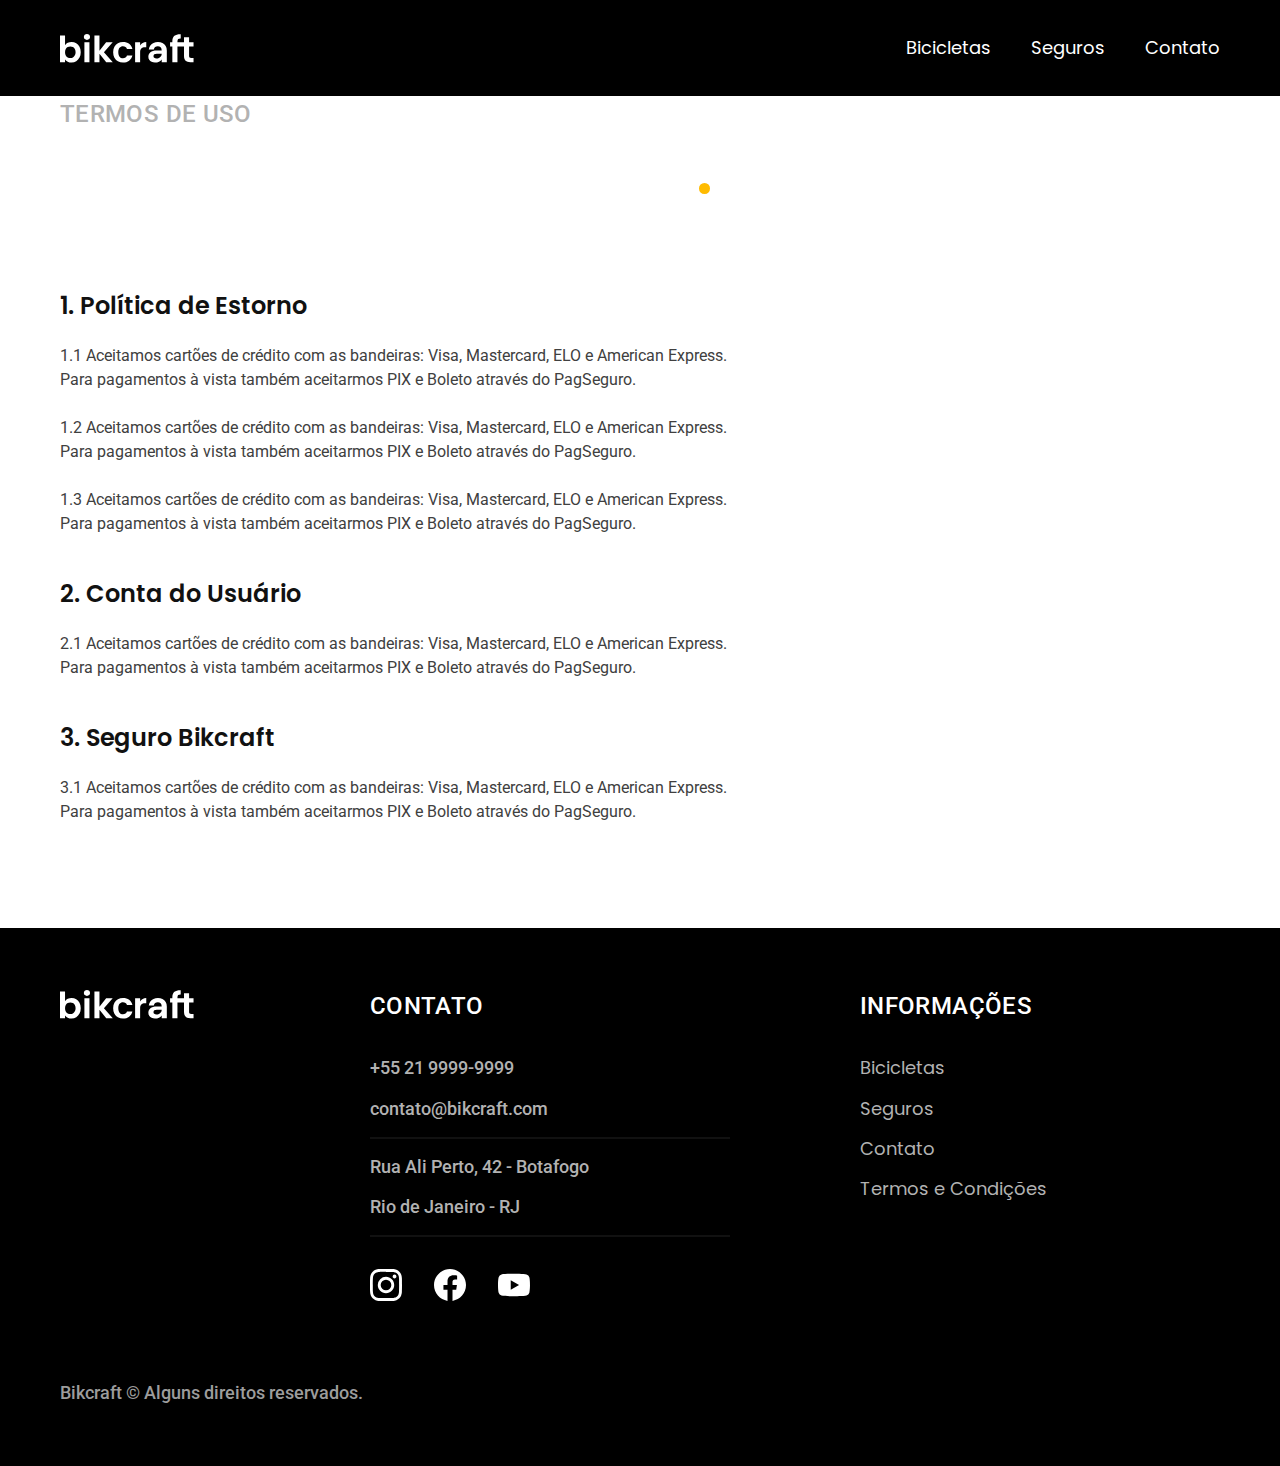
<file: termos.html>
<!DOCTYPE html>
<html lang="pt-br">

<head>
  <meta charset="UTF-8">
  <meta name="viewport" content="width=device-width, initial-scale=1.0">
  <title>Termos e Condições | Bikcraft</title>
  <meta name="description" content="Bicicletas elétricas de alta precisão e qualidade,  feitas sob medida para o cliente. Explore o mundo na sua velocidade com a Bikcraft.">

  <link rel="icon" href="./favicon.svg" type="image/svg+xml">

  <link href="./css/style.css" rel="preload" as="style">
  <link href="./css/style.css" rel="stylesheet">

  <link rel="preconnect" href="https://fonts.googleapis.com">
  <link rel="preconnect" href="https://fonts.gstatic.com" crossorigin>
  <link href="https://fonts.googleapis.com/css2?family=Merriweather:ital,wght@1,900&family=Poppins:wght@500;600&family=Roboto:wght@400;500&display=swap" rel="stylesheet">
</head>

<body id="termos">
  <header class="header-bg">
    <div class="header container">
      <a href="./">
        <img src="./img/bikcraft.svg" alt="Bikcraft" width="136" height="32">
      </a>
      <nav aria-label="primaria">
        <ul class="header-menu font-1-m cor-0">
          <li><a href="./bicicletas.html">Bicicletas</a></li>
          <li><a href="./seguros.html">Seguros</a></li>
          <li><a href="./contato.html">Contato</a></li>
        </ul>
      </nav>
    </div>
  </header>

  <main>
    <div class="titulo">
      <div class="container">
        <p class="font-2-l-b cor-5">Termos de uso</p>
        <h1 class="font-1-xxl cor-0">termos e condições<span class="cor-p1">.</span></h1>
      </div>
    </div>

    <div class="termos font-2-s cor-10 container">
      <h2 class="font-1-l cor-11">1. Política de Estorno</h2>
      <p>1.1 Aceitamos cartões de crédito com as bandeiras: Visa, Mastercard, ELO e American Express. Para pagamentos à vista também aceitarmos PIX e Boleto através do PagSeguro.</p>
      <p>1.2 Aceitamos cartões de crédito com as bandeiras: Visa, Mastercard, ELO e American Express. Para pagamentos à vista também aceitarmos PIX e Boleto através do PagSeguro.</p>
      <p>1.3 Aceitamos cartões de crédito com as bandeiras: Visa, Mastercard, ELO e American Express. Para pagamentos à vista também aceitarmos PIX e Boleto através do PagSeguro.</p>
      <h2 class="font-1-l cor-11">2. Conta do Usuário</h2>
      <p>2.1 Aceitamos cartões de crédito com as bandeiras: Visa, Mastercard, ELO e American Express. Para pagamentos à vista também aceitarmos PIX e Boleto através do PagSeguro.</p>
      <h2 class="font-1-l cor-11">3. Seguro Bikcraft</h2>
      <p>3.1 Aceitamos cartões de crédito com as bandeiras: Visa, Mastercard, ELO e American Express. Para pagamentos à vista também aceitarmos PIX e Boleto através do PagSeguro.</p>
    </div>
  </main>

  <footer class="footer-bg">
    <div class="footer container">
      <img src="./img/bikcraft.svg" alt="Bikcraft">
      <div class="footer-contato">
        <h3 class="font-2-l-b cor-0">Contato</h3>
        <ul class="font-2-m cor-5">
          <li>+55 21 9999-9999</li>
          <li>contato@bikcraft.com</li>
          <li>Rua Ali Perto, 42 - Botafogo</li>
          <li>Rio de Janeiro - RJ</li>
        </ul>
        <div class="footer-redes">
          <a href="./"><img src="./img/redes/instagram.svg" alt="Instagram"></a>
          <a href="./"><img src="./img/redes/facebook.svg" alt="Facebook"></a>
          <a href="./"><img src="./img/redes/youtube.svg" alt="Youtube"></a>
        </div>
      </div>
      <div class="footer-informacoes">
        <h3 class="font-2-l-b cor-0">Informações</h3>
        <nav>
          <ul class="font-1-m cor-5">
            <li><a href="./bicicletas.html">Bicicletas</a></li>
            <li><a href="./seguros.html">Seguros</a></li>
            <li><a href="./contato.html">Contato</a></li>
            <li><a href="./termos.html">Termos e Condições</a></li>
          </ul>
        </nav>
      </div>
      <p class="font-2-m cor-6 footer-copy">Bikcraft © Alguns direitos reservados.</p>
    </div>
  </footer>

  <script src="./js/script.js"></script>
</body>

</html>
</file>
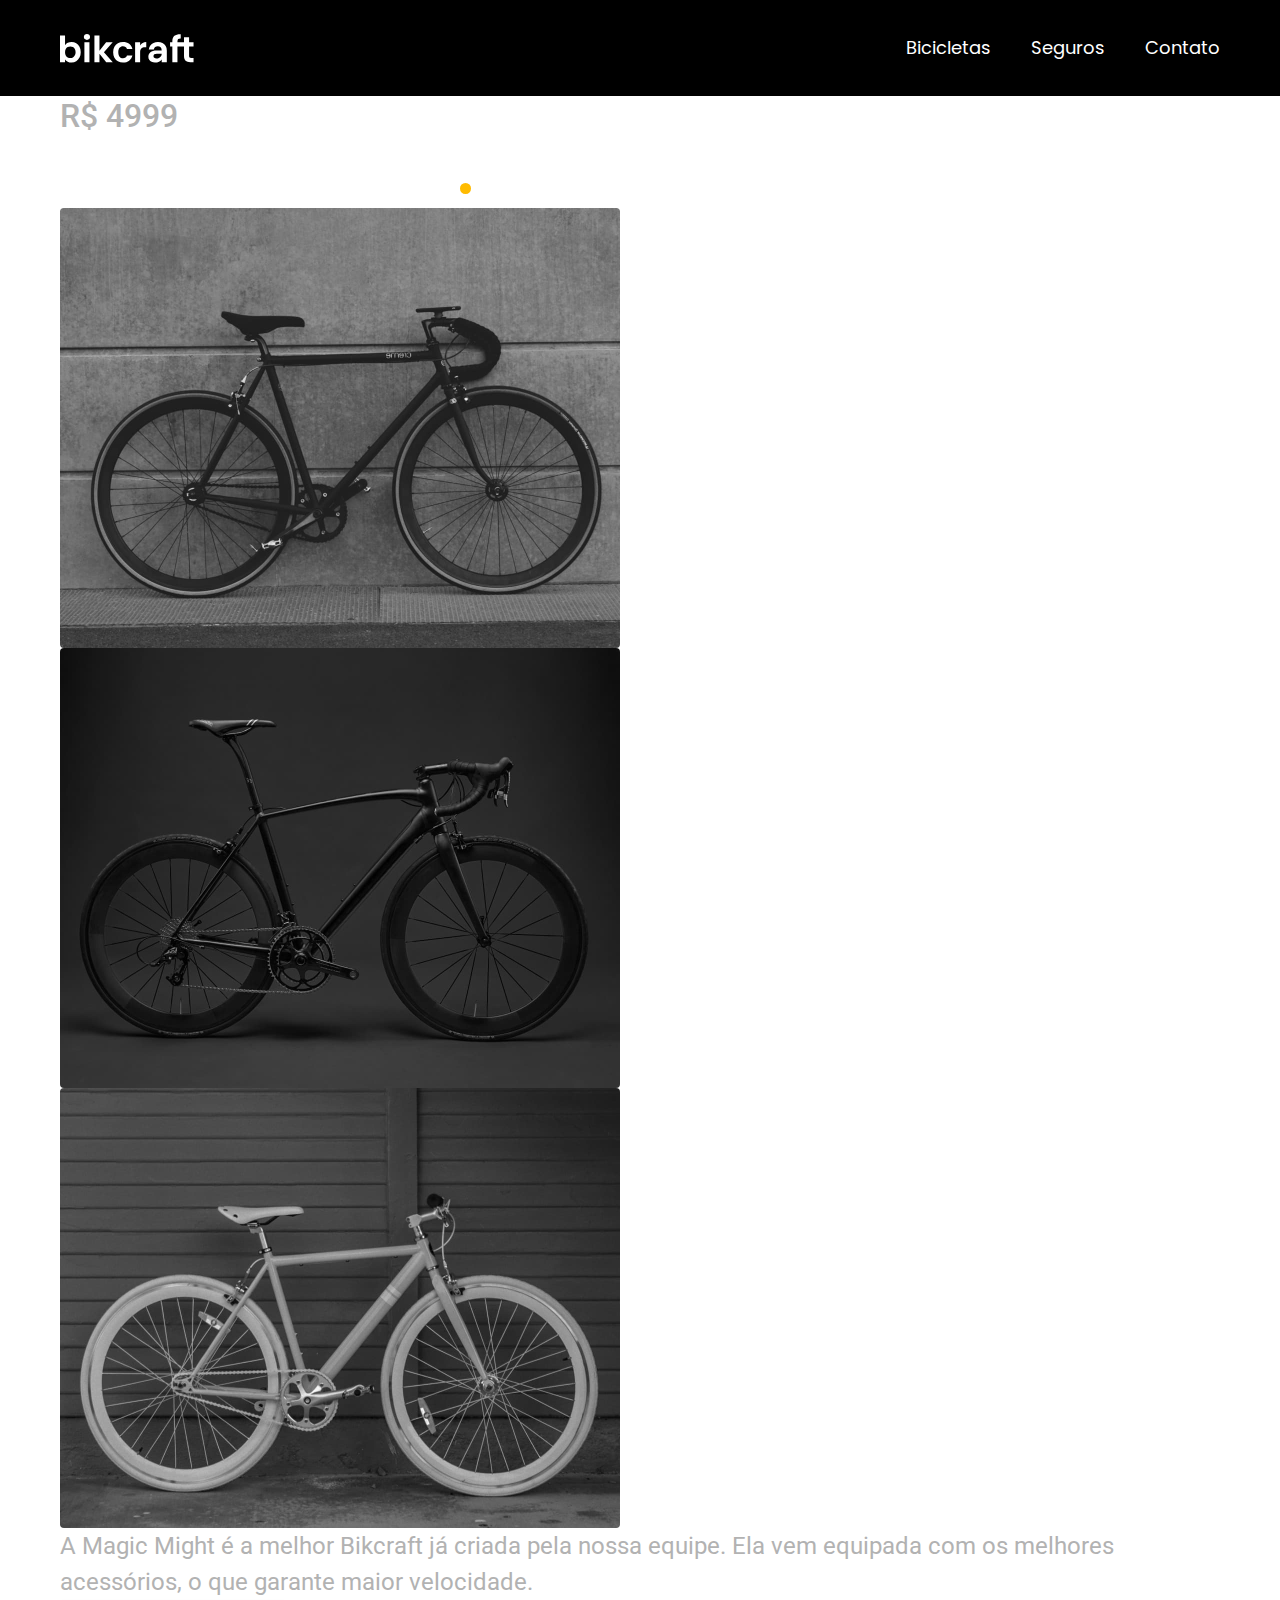
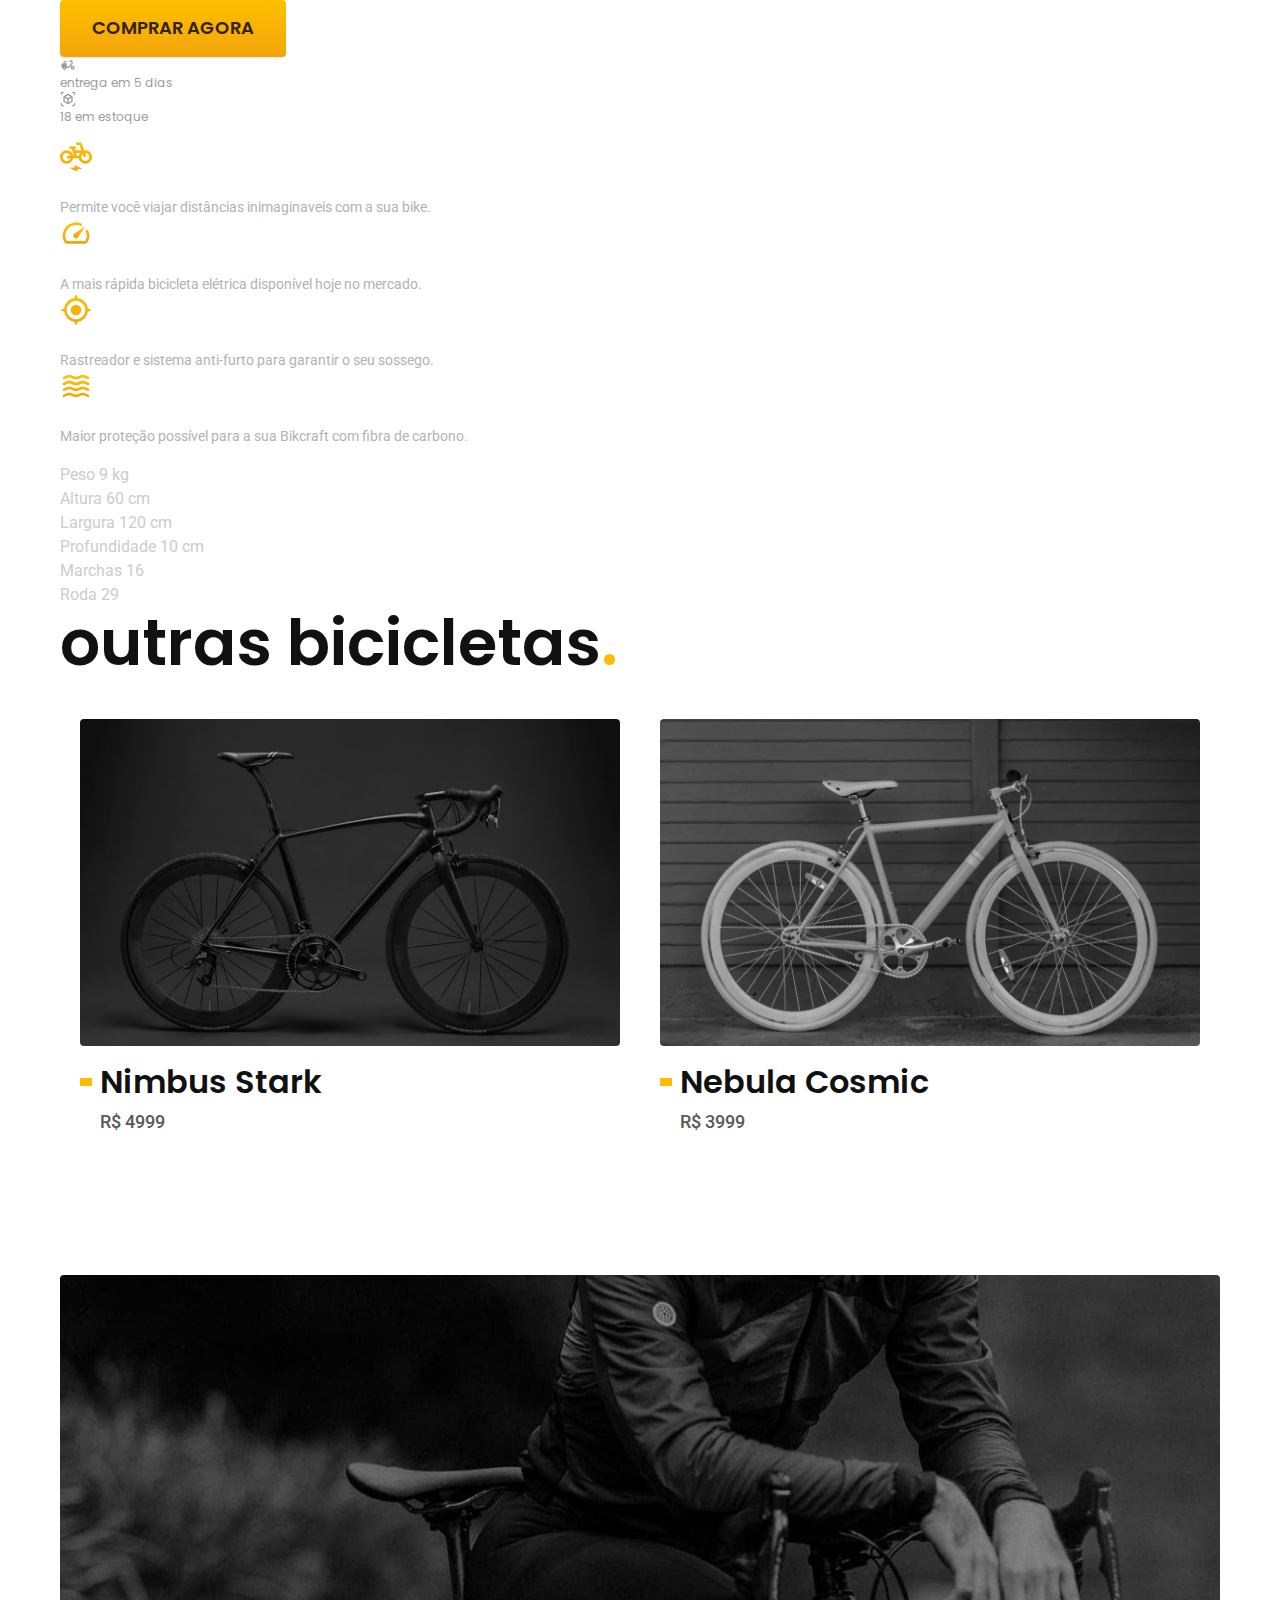
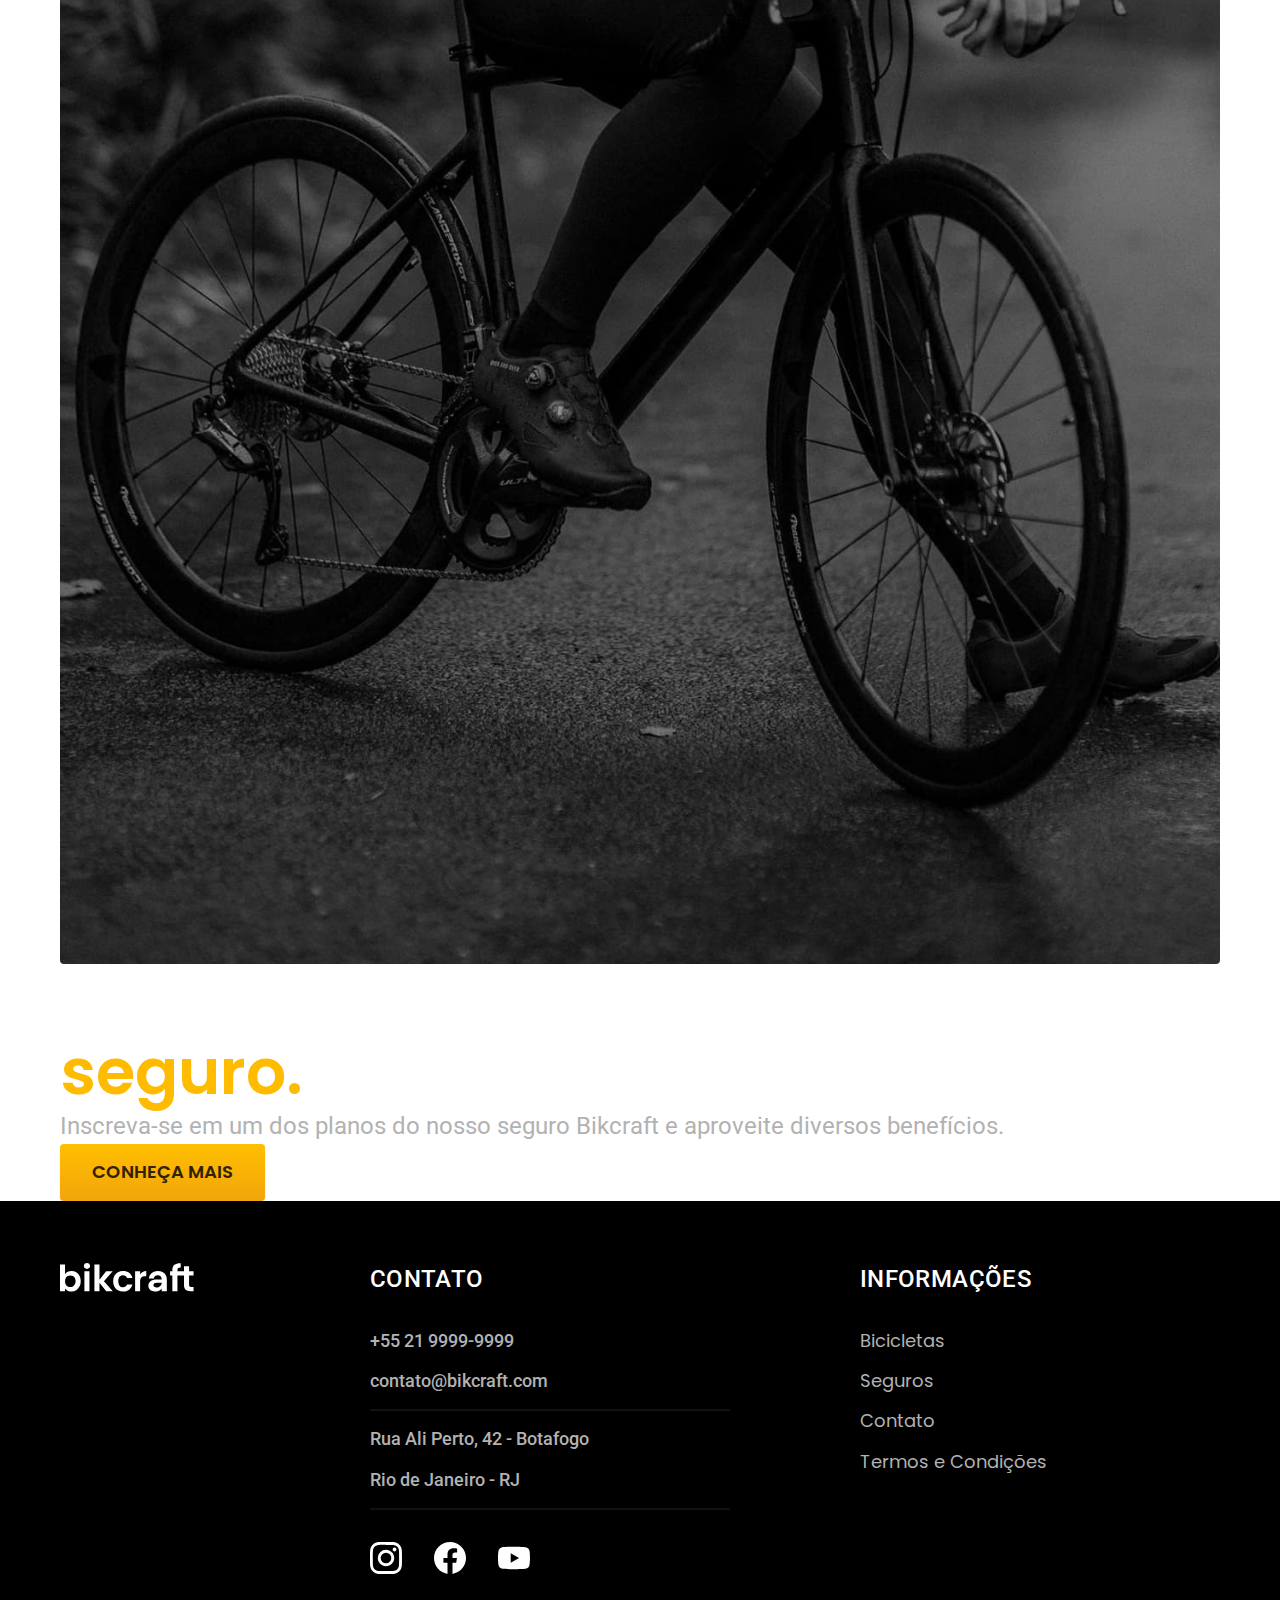
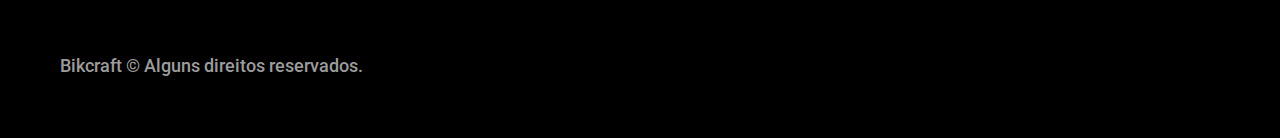
<file: bicicletas/magic.html>
<!DOCTYPE html>
<html lang="pt-br">

<head>
  <meta charset="UTF-8">
  <meta name="viewport" content="width=device-width, initial-scale=1.0">
  <title>Magic | Bikcraft</title>
  <meta name="description" content="Bicicletas elétricas de alta precisão e qualidade, feitas sob medida para o cliente. Explore o mundo na sua velocidade com a Bikcraft.">

  <link rel="icon" href="./favicon.svg" type="image/svg+xml">

  <link href="../css/style.css" rel="preload" as="style">
  <link href="../css/style.css" rel="stylesheet">

  <link rel="preconnect" href="https://fonts.googleapis.com">
  <link rel="preconnect" href="https://fonts.gstatic.com" crossorigin>
  <link href="https://fonts.googleapis.com/css2?family=Merriweather:ital,wght@1,900&family=Poppins:wght@500;600&family=Roboto:wght@400;500&display=swap" rel="stylesheet">
</head>

<body id="bicicleta">
  <header class="header-bg">
    <div class="header container">
      <a href="../">
        <img src="../img/bikcraft.svg" alt="Bikcraft" width="136" height="32">
      </a>
      <nav aria-label="primaria">
        <ul class="header-menu font-1-m cor-0">
          <li><a href="../bicicletas.html">Bicicletas</a></li>
          <li><a href="../seguros.html">Seguros</a></li>
          <li><a href="../contato.html">Contato</a></li>
        </ul>
      </nav>
    </div>
  </header>

  <main class="bicicleta-bg">
    <div class="bicicleta container">
      <div class="bicicleta-titulo">
        <span class="font-2-xl cor-5">R$ 4999</span>
        <h1 class="font-1-xxl cor-0">Magic Might<span class="cor-p1">.</span></h1>
      </div>
      <div class="bicicleta-imagens">
        <img src="../img/bicicleta/nimbus2.jpg" alt="Bicicleta preta" width="560" height="440">
        <img src="../img/bicicleta/nimbus1.jpg" alt="Bicicleta preta" width="560" height="440">
        <img src="../img/bicicleta/nimbus3.jpg" alt="Bicicleta branca" width="560" height="440">
      </div>
      <div class="bicicleta-conteudo">
        <p class="font-2-l cor-5">A Magic Might é a melhor Bikcraft já criada pela nossa equipe. Ela vem equipada com os melhores acessórios, o que garante maior velocidade.</p>
        <div class="bicicleta-comprar">
          <a class="botao" href="../orcamento.html?tipo=bikcraft&produto=magic">Comprar Agora</a>
          <span class="font-1-xs cor-6"><img src="../img/icones/entrega.svg" alt=""> entrega em 5 dias</span>
          <span class="font-1-xs cor-6"><img src="../img/icones/estoque.svg" alt=""> 18 em estoque</span>
        </div>
        <h2 class="font-1-xs cor-0">Informações</h2>
        <ul class="bicicleta-informacoes">
          <li>
            <img src="../img/icones/eletrica.svg" alt="">
            <h3 class="font-1-m cor-0">Motor Elétrico</h3>
            <p class="font-2-xs cor-5">Permite você viajar distâncias inimaginaveis com a sua bike.</p>
          </li>
          <li>
            <img src="../img/icones/velocidade.svg" alt="">
            <h3 class="font-1-m cor-0">45 km/h</h3>
            <p class="font-2-xs cor-5">A mais rápida bicicleta elétrica disponível hoje no mercado.</p>
          </li>
          <li>
            <img src="../img/icones/rastreador.svg" alt="">
            <h3 class="font-1-m cor-0">Rastreador</h3>
            <p class="font-2-xs cor-5">Rastreador e sistema anti-furto para garantir o seu sossego.</p>
          </li>
          <li>
            <img src="../img/icones/carbono.svg" alt="">
            <h3 class="font-1-m cor-0">Fibra de Carbono</h3>
            <p class="font-2-xs cor-5">Maior proteção possível para a sua Bikcraft com fibra de carbono.</p>
          </li>
        </ul>
        <h2 class="font-1-xs cor-0">Ficha Técnica</h2>
        <ul class="bicicleta-ficha font-2-s cor-4">
          <li>Peso <span>9 kg</span></li>
          <li>Altura <span>60 cm</span></li>
          <li>Largura <span>120 cm</span></li>
          <li>Profundidade <span>10 cm</span></li>
          <li>Marchas <span>16</span></li>
          <li>Roda <span>29</span></li>
        </ul>
      </div>
    </div>
  </main>

  <article class="bicicletas-lista container">
    <h2 class="font-1-xxl">outras bicicletas<span class="cor-p1">.</span></h2>
    <ul>
      <li>
        <a href="./nimbus.html">
          <img src="../img/bicicletas/nimbus.jpg" alt="Bicicleta preta">
          <h3 class="font-1-xl">Nimbus Stark</h3>
          <span class="font-2-m cor-8">R$ 4999</span>
        </a>
      </li>
      <li>
        <a href="./nebula.html">
          <img src="../img/bicicletas/nebula.jpg" alt="Bicicleta branca">
          <h3 class="font-1-xl">Nebula Cosmic</h3>
          <span class="font-2-m cor-8">R$ 3999</span>
        </a>
      </li>
    </ul>
  </article>

  <article class="seguro-bg">
    <div class="seguro container">
      <div class="seguro-imagem">
        <img src="../img/fotos/seguros.jpg" alt="Pessoa parada em cima de uma bicicleta">
      </div>
      <div class="seguro-conteudo">
        <h2 class="font-1-xxl cor-0">Pedale mais tranquilo com o nosso <span class="cor-p1">seguro.</span></h2>
        <p class="font-2-l cor-5">Inscreva-se em um dos planos do nosso seguro Bikcraft e aproveite diversos benefícios.</p>
        <a class="botao" href="../seguros.html">Conheça Mais</a>
      </div>
    </div>
  </article>

  <footer class="footer-bg">
    <div class="footer container">
      <img src="../img/bikcraft.svg" alt="Bikcraft">
      <div class="footer-contato">
        <h3 class="font-2-l-b cor-0">Contato</h3>
        <ul class="font-2-m cor-5">
          <li>+55 21 9999-9999</li>
          <li>contato@bikcraft.com</li>
          <li>Rua Ali Perto, 42 - Botafogo</li>
          <li>Rio de Janeiro - RJ</li>
        </ul>
        <div class="footer-redes">
          <a href="./"><img src="../img/redes/instagram.svg" alt="Instagram"></a>
          <a href="./"><img src="../img/redes/facebook.svg" alt="Facebook"></a>
          <a href="./"><img src="../img/redes/youtube.svg" alt="Youtube"></a>
        </div>
      </div>
      <div class="footer-informacoes">
        <h3 class="font-2-l-b cor-0">Informações</h3>
        <nav>
          <ul class="font-1-m cor-5">
            <li><a href="../bicicletas.html">Bicicletas</a></li>
            <li><a href="../seguros.html">Seguros</a></li>
            <li><a href="../contato.html">Contato</a></li>
            <li><a href="../termos.html">Termos e Condições</a></li>
          </ul>
        </nav>
      </div>
      <p class="font-2-m cor-6 footer-copy">Bikcraft © Alguns direitos reservados.</p>
    </div>
  </footer>

  <script src="../js/script.js"></script>
</body>

</html>
</file>
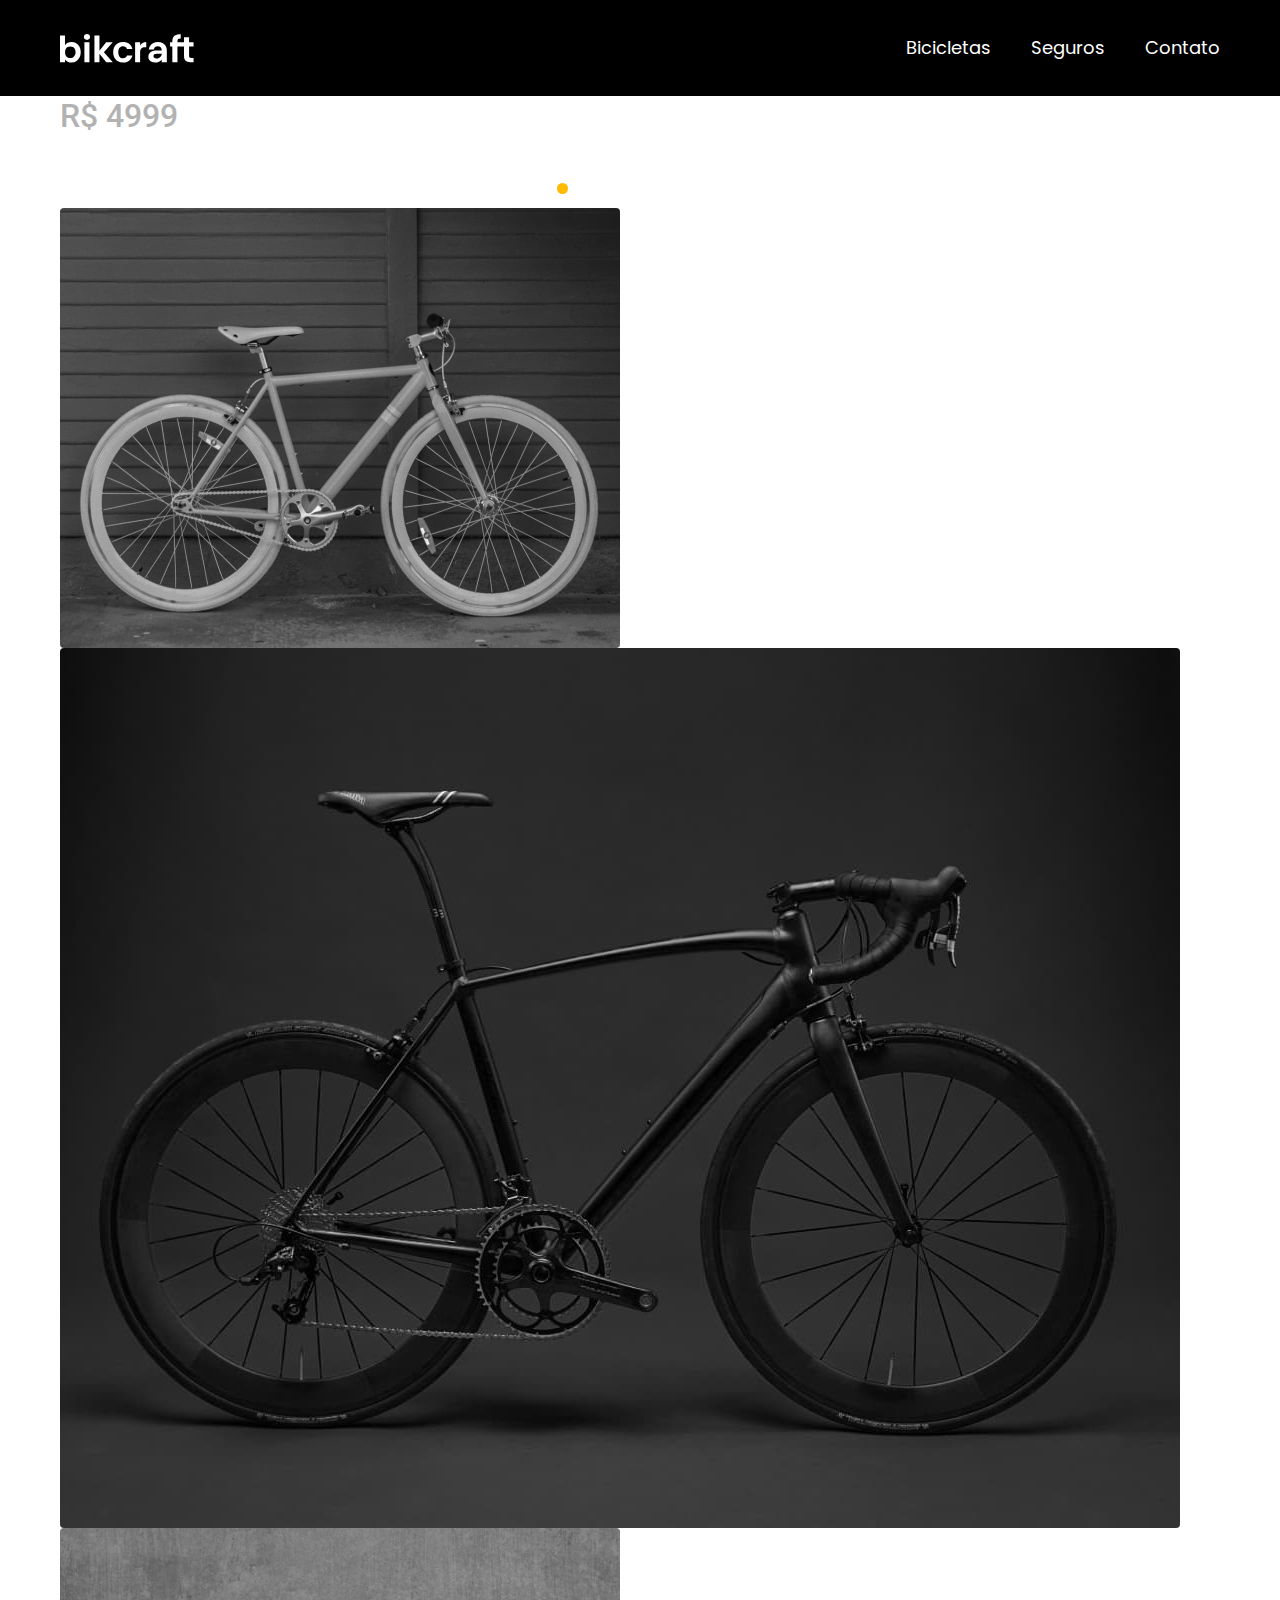
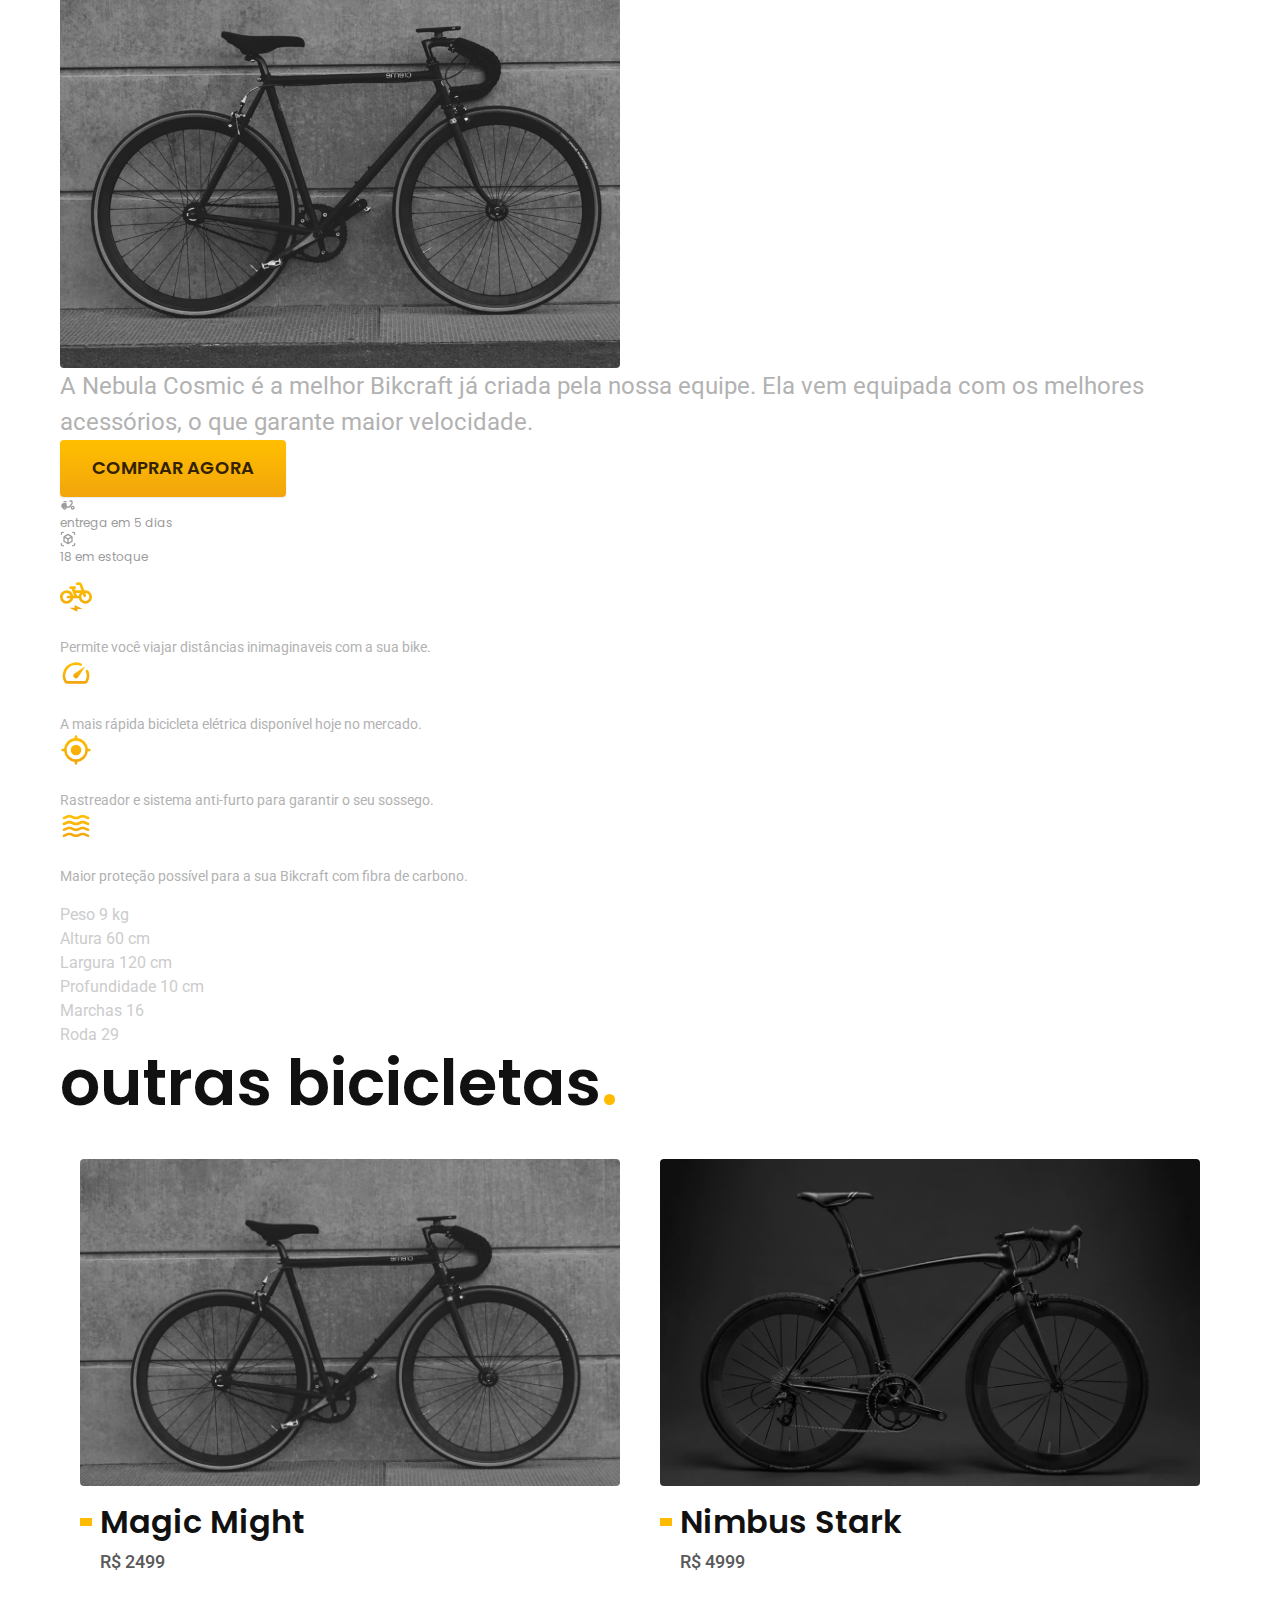
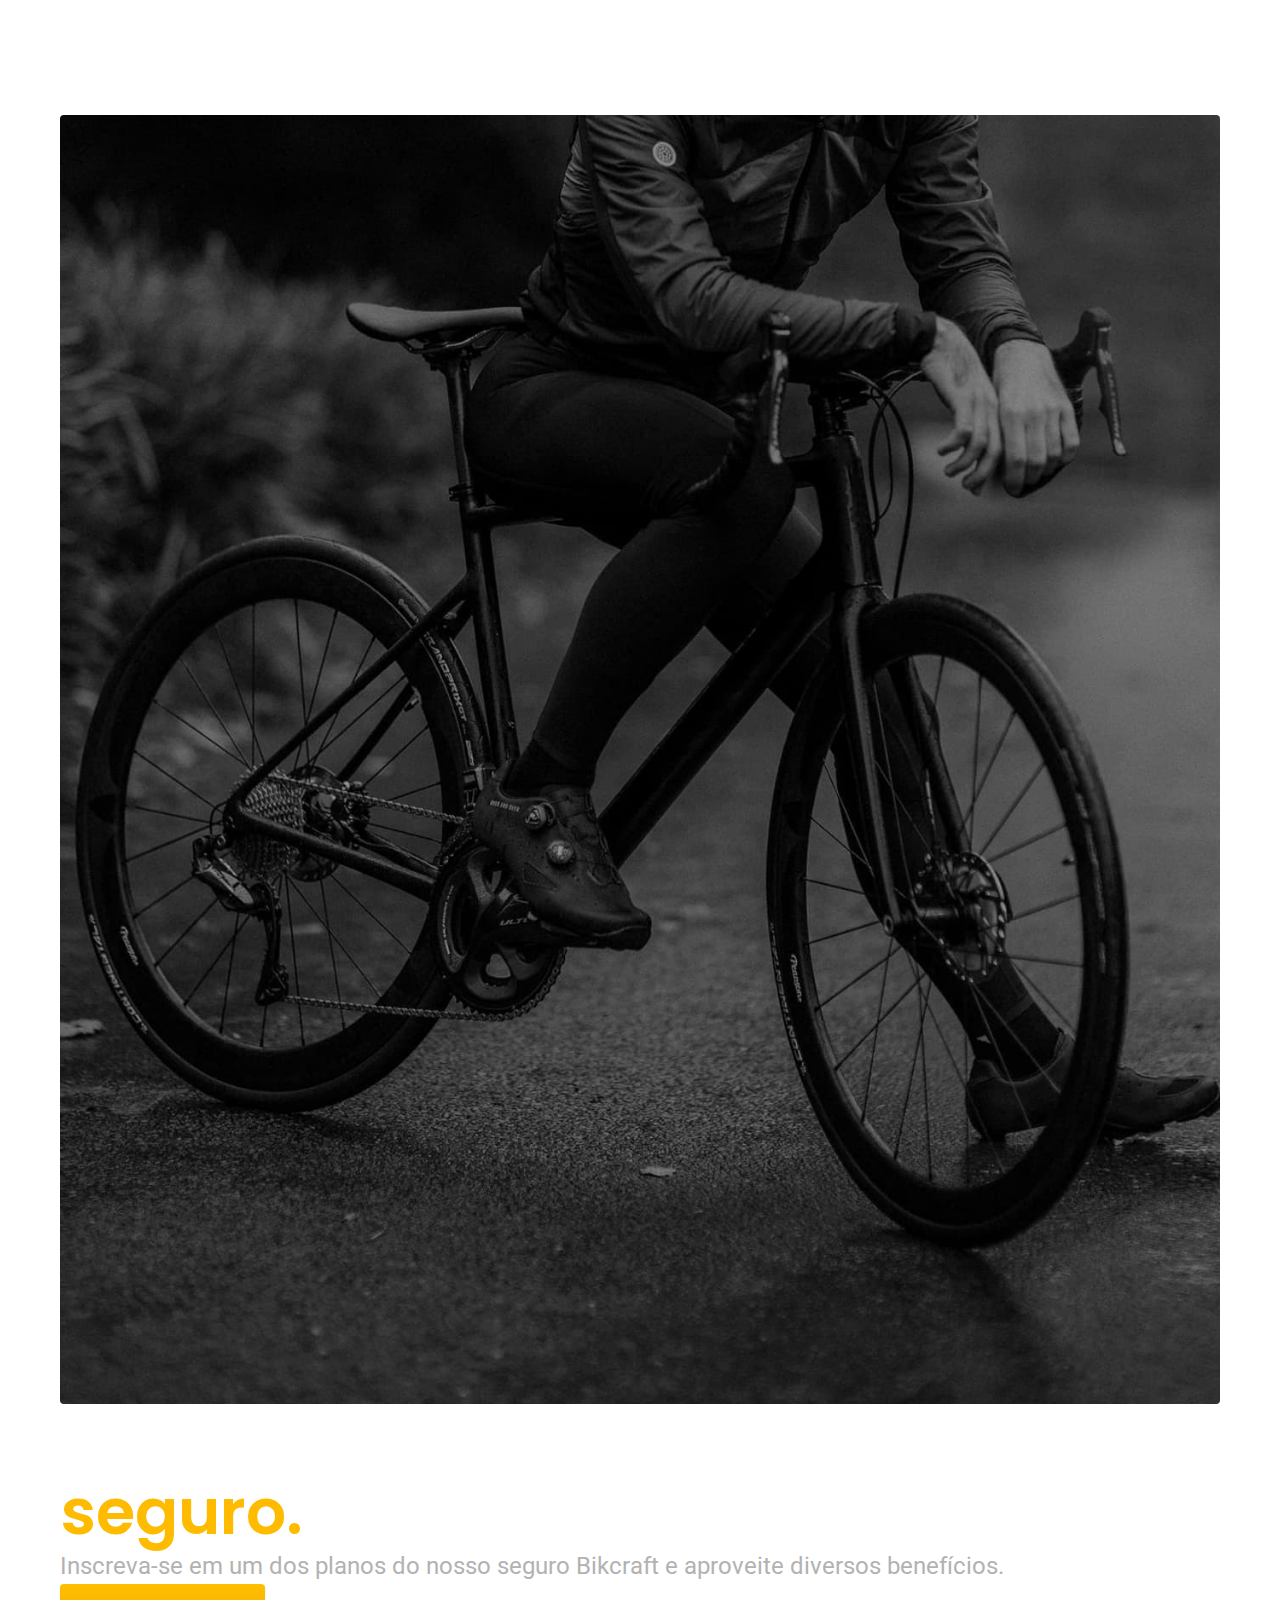
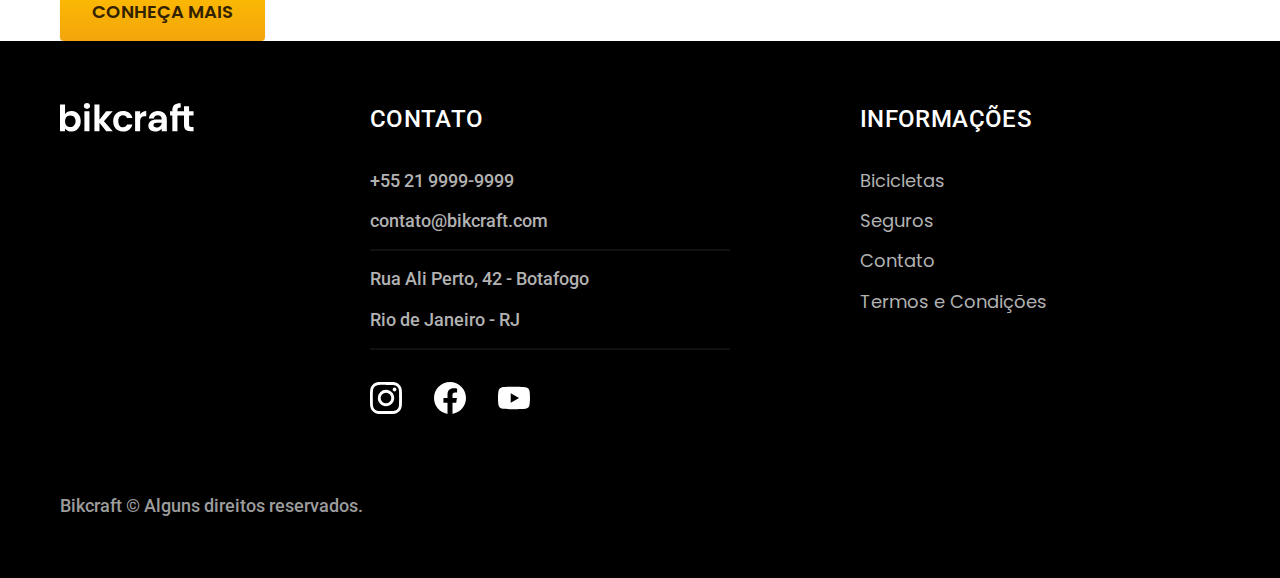
<file: bicicletas/nebula.html>
<!DOCTYPE html>
<html lang="pt-br">

<head>
  <meta charset="UTF-8">
  <meta name="viewport" content="width=device-width, initial-scale=1.0">
  <title>Nebula | Bikcraft</title>
  <meta name="description" content="Bicicletas elétricas de alta precisão e qualidade,  feitas sob medida para o cliente. Explore o mundo na sua velocidade com a Bikcraft.">

  <link rel="icon" href="./favicon.svg" type="image/svg+xml">

  <link href="../css/style.css" rel="preload" as="style">
  <link href="../css/style.css" rel="stylesheet">

  <link rel="preconnect" href="https://fonts.googleapis.com">
  <link rel="preconnect" href="https://fonts.gstatic.com" crossorigin>
  <link href="https://fonts.googleapis.com/css2?family=Merriweather:ital,wght@1,900&family=Poppins:wght@500;600&family=Roboto:wght@400;500&display=swap" rel="stylesheet">
</head>

<body id="bicicleta">
  <header class="header-bg">
    <div class="header container">
      <a href="../">
        <img src="../img/bikcraft.svg" alt="Bikcraft" width="136" height="32">
      </a>
      <nav aria-label="primaria">
        <ul class="header-menu font-1-m cor-0">
          <li><a href="../bicicletas.html">Bicicletas</a></li>
          <li><a href="../seguros.html">Seguros</a></li>
          <li><a href="../contato.html">Contato</a></li>
        </ul>
      </nav>
    </div>
  </header>

  <main class="bicicleta-bg">
    <div class="bicicleta container">
      <div class="bicicleta-titulo">
        <span class="font-2-xl cor-5">R$ 4999</span>
        <h1 class="font-1-xxl cor-0">Nebula Cosmic<span class="cor-p1">.</span></h1>
      </div>
      <div class="bicicleta-imagens">
        <img src="../img/bicicleta/nimbus3.jpg" alt="Bicicleta branca" width="560" height="440">
        <img src="../img/bicicleta/nimbus1.jpg" alt="Bicicleta preta" width="1120" height="880">
        <img src="../img/bicicleta/nimbus2.jpg" alt="Bicicleta preta" width="560" height="440">
      </div>
      <div class="bicicleta-conteudo">
        <p class="font-2-l cor-5">A Nebula Cosmic é a melhor Bikcraft já criada pela nossa equipe. Ela vem equipada com os melhores acessórios, o que garante maior velocidade.</p>
        <div class="bicicleta-comprar">
          <a class="botao" href="../orcamento.html?tipo=bikcraft&produto=nebula">Comprar Agora</a>
          <span class="font-1-xs cor-6"><img src="../img/icones/entrega.svg" alt=""> entrega em 5 dias</span>
          <span class="font-1-xs cor-6"><img src="../img/icones/estoque.svg" alt=""> 18 em estoque</span>
        </div>
        <h2 class="font-1-xs cor-0">Informações</h2>
        <ul class="bicicleta-informacoes">
          <li>
            <img src="../img/icones/eletrica.svg" alt="">
            <h3 class="font-1-m cor-0">Motor Elétrico</h3>
            <p class="font-2-xs cor-5">Permite você viajar distâncias inimaginaveis com a sua bike.</p>
          </li>
          <li>
            <img src="../img/icones/velocidade.svg" alt="">
            <h3 class="font-1-m cor-0">40 km/h</h3>
            <p class="font-2-xs cor-5">A mais rápida bicicleta elétrica disponível hoje no mercado.</p>
          </li>
          <li>
            <img src="../img/icones/rastreador.svg" alt="">
            <h3 class="font-1-m cor-0">Rastreador</h3>
            <p class="font-2-xs cor-5">Rastreador e sistema anti-furto para garantir o seu sossego.</p>
          </li>
          <li>
            <img src="../img/icones/carbono.svg" alt="">
            <h3 class="font-1-m cor-0">Fibra de Carbono</h3>
            <p class="font-2-xs cor-5">Maior proteção possível para a sua Bikcraft com fibra de carbono.</p>
          </li>
        </ul>
        <h2 class="font-1-xs cor-0">Ficha Técnica</h2>
        <ul class="bicicleta-ficha font-2-s cor-4">
          <li>Peso <span>9 kg</span></li>
          <li>Altura <span>60 cm</span></li>
          <li>Largura <span>120 cm</span></li>
          <li>Profundidade <span>10 cm</span></li>
          <li>Marchas <span>16</span></li>
          <li>Roda <span>29</span></li>
        </ul>
      </div>
    </div>
  </main>

  <article class="bicicletas-lista container">
    <h2 class="font-1-xxl">outras bicicletas<span class="cor-p1">.</span></h2>

    <ul>
      <li>
        <a href="./magic.html">
          <img src="../img/bicicletas/magic.jpg" alt="Bicicleta preta">
          <h3 class="font-1-xl">Magic Might</h3>
          <span class="font-2-m cor-8">R$ 2499</span>
        </a>
      </li>
      <li>
        <a href="./nimbus.html">
          <img src="../img/bicicletas/nimbus.jpg" alt="Bicicleta preta">
          <h3 class="font-1-xl">Nimbus Stark</h3>
          <span class="font-2-m cor-8">R$ 4999</span>
        </a>
      </li>
    </ul>
  </article>

  <article class="seguro-bg">
    <div class="seguro container">
      <div class="seguro-imagem">
        <img src="../img/fotos/seguros.jpg" alt="Pessoa parada em cima de uma bicicleta">
      </div>
      <div class="seguro-conteudo">
        <h2 class="font-1-xxl cor-0">Pedale mais tranquilo com o nosso <span class="cor-p1">seguro.</span></h2>
        <p class="font-2-l cor-5">Inscreva-se em um dos planos do nosso seguro Bikcraft e aproveite diversos benefícios.</p>
        <a class="botao" href="../seguros.html">Conheça Mais</a>
      </div>
    </div>
  </article>

  <footer class="footer-bg">
    <div class="footer container">
      <img src="../img/bikcraft.svg" alt="Bikcraft">
      <div class="footer-contato">
        <h3 class="font-2-l-b cor-0">Contato</h3>
        <ul class="font-2-m cor-5">
          <li>+55 21 9999-9999</li>
          <li>contato@bikcraft.com</li>
          <li>Rua Ali Perto, 42 - Botafogo</li>
          <li>Rio de Janeiro - RJ</li>
        </ul>
        <div class="footer-redes">
          <a href="./"><img src="../img/redes/instagram.svg" alt="Instagram"></a>
          <a href="./"><img src="../img/redes/facebook.svg" alt="Facebook"></a>
          <a href="./"><img src="../img/redes/youtube.svg" alt="Youtube"></a>
        </div>
      </div>
      <div class="footer-informacoes">
        <h3 class="font-2-l-b cor-0">Informações</h3>
        <nav>
          <ul class="font-1-m cor-5">
            <li><a href="../bicicletas.html">Bicicletas</a></li>
            <li><a href="../seguros.html">Seguros</a></li>
            <li><a href="../contato.html">Contato</a></li>
            <li><a href="../termos.html">Termos e Condições</a></li>
          </ul>
        </nav>
      </div>
      <p class="font-2-m cor-6 footer-copy">Bikcraft © Alguns direitos reservados.</p>
    </div>
  </footer>

  <script src="../js/script.js"></script>
</body>

</html>
</file>
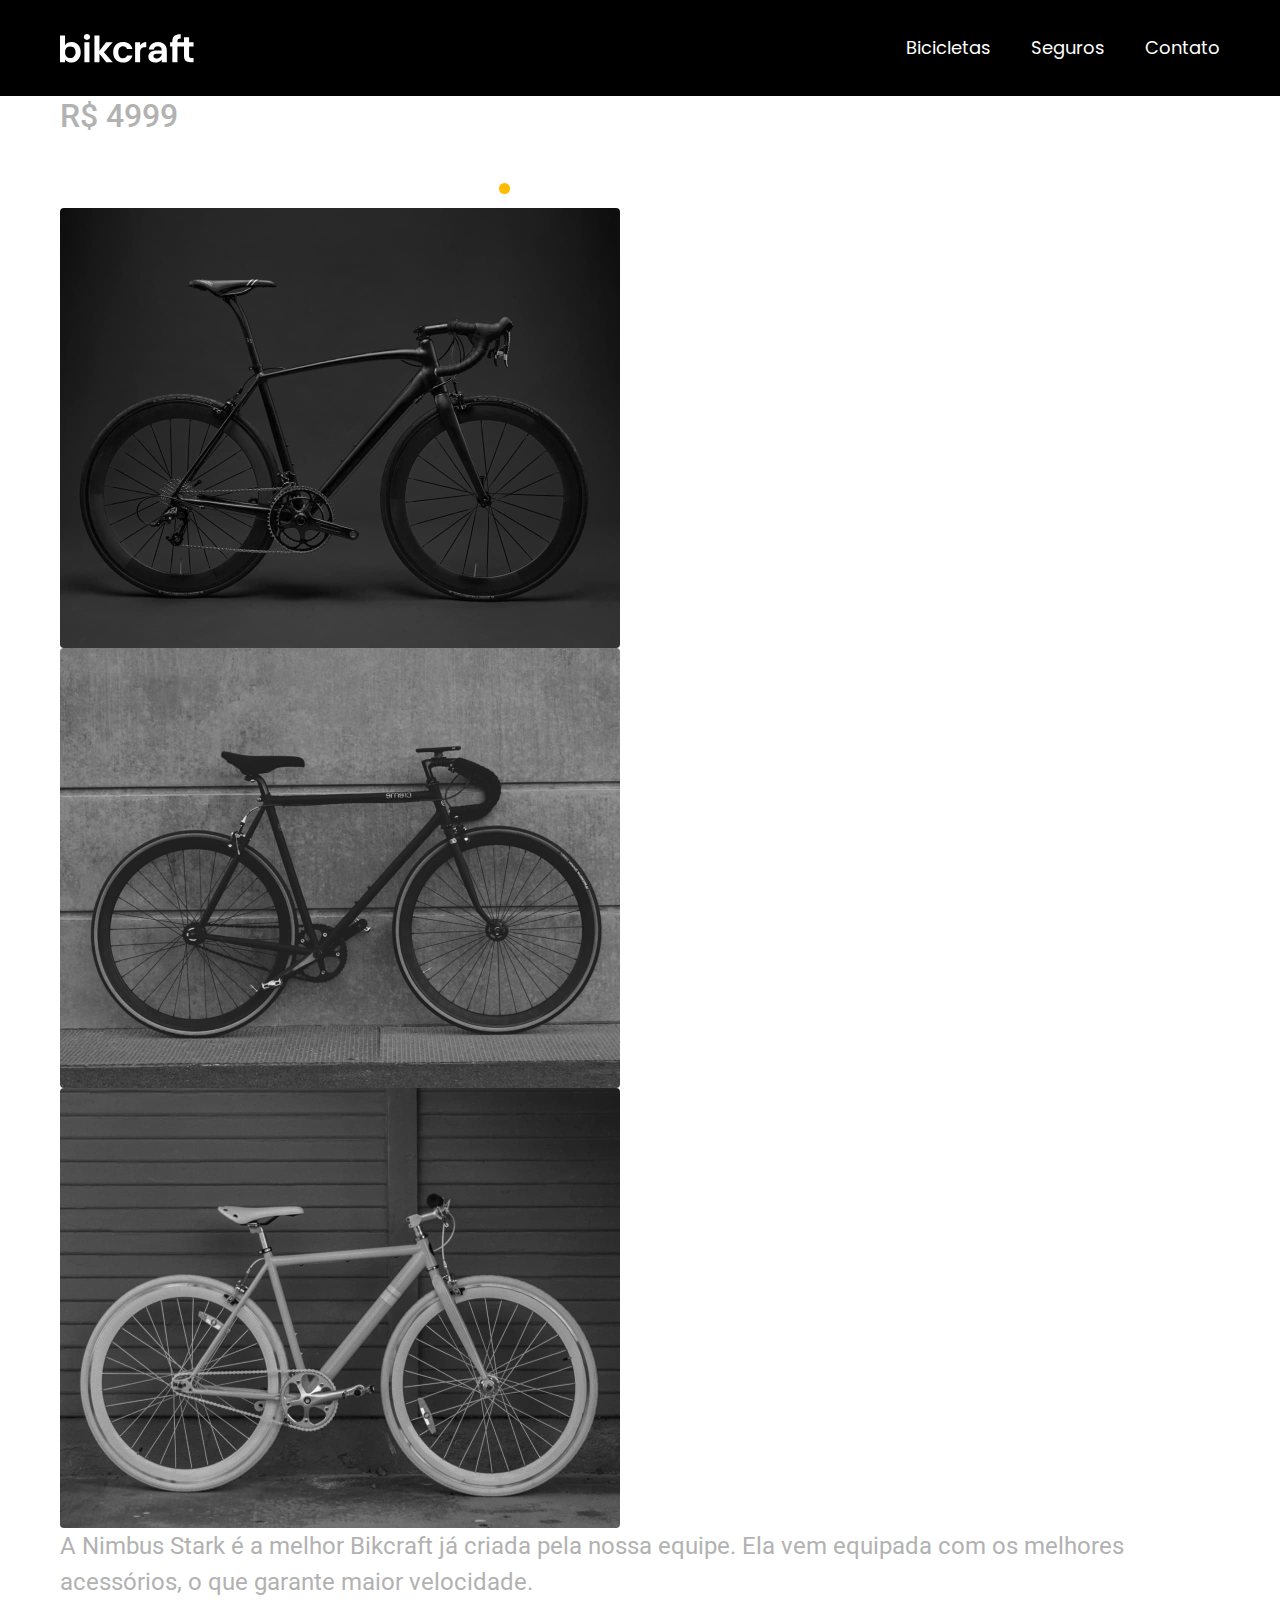
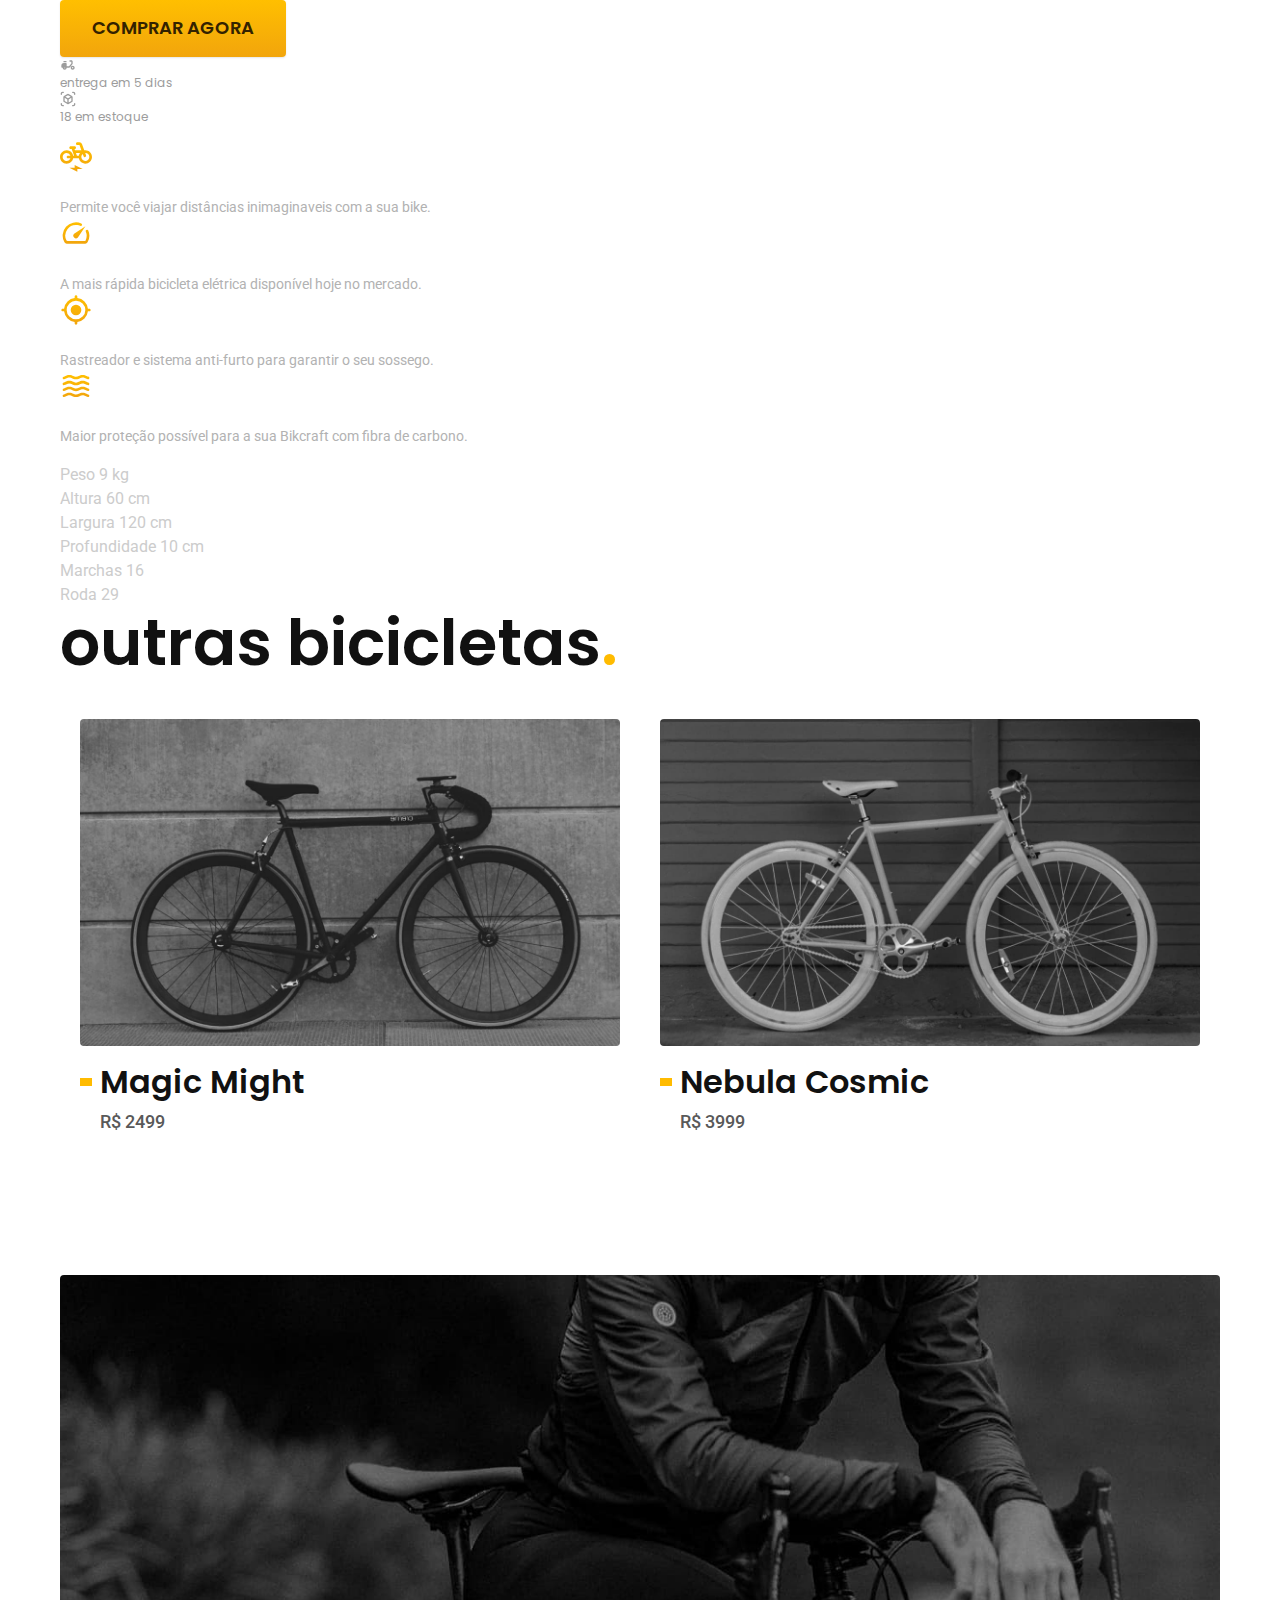
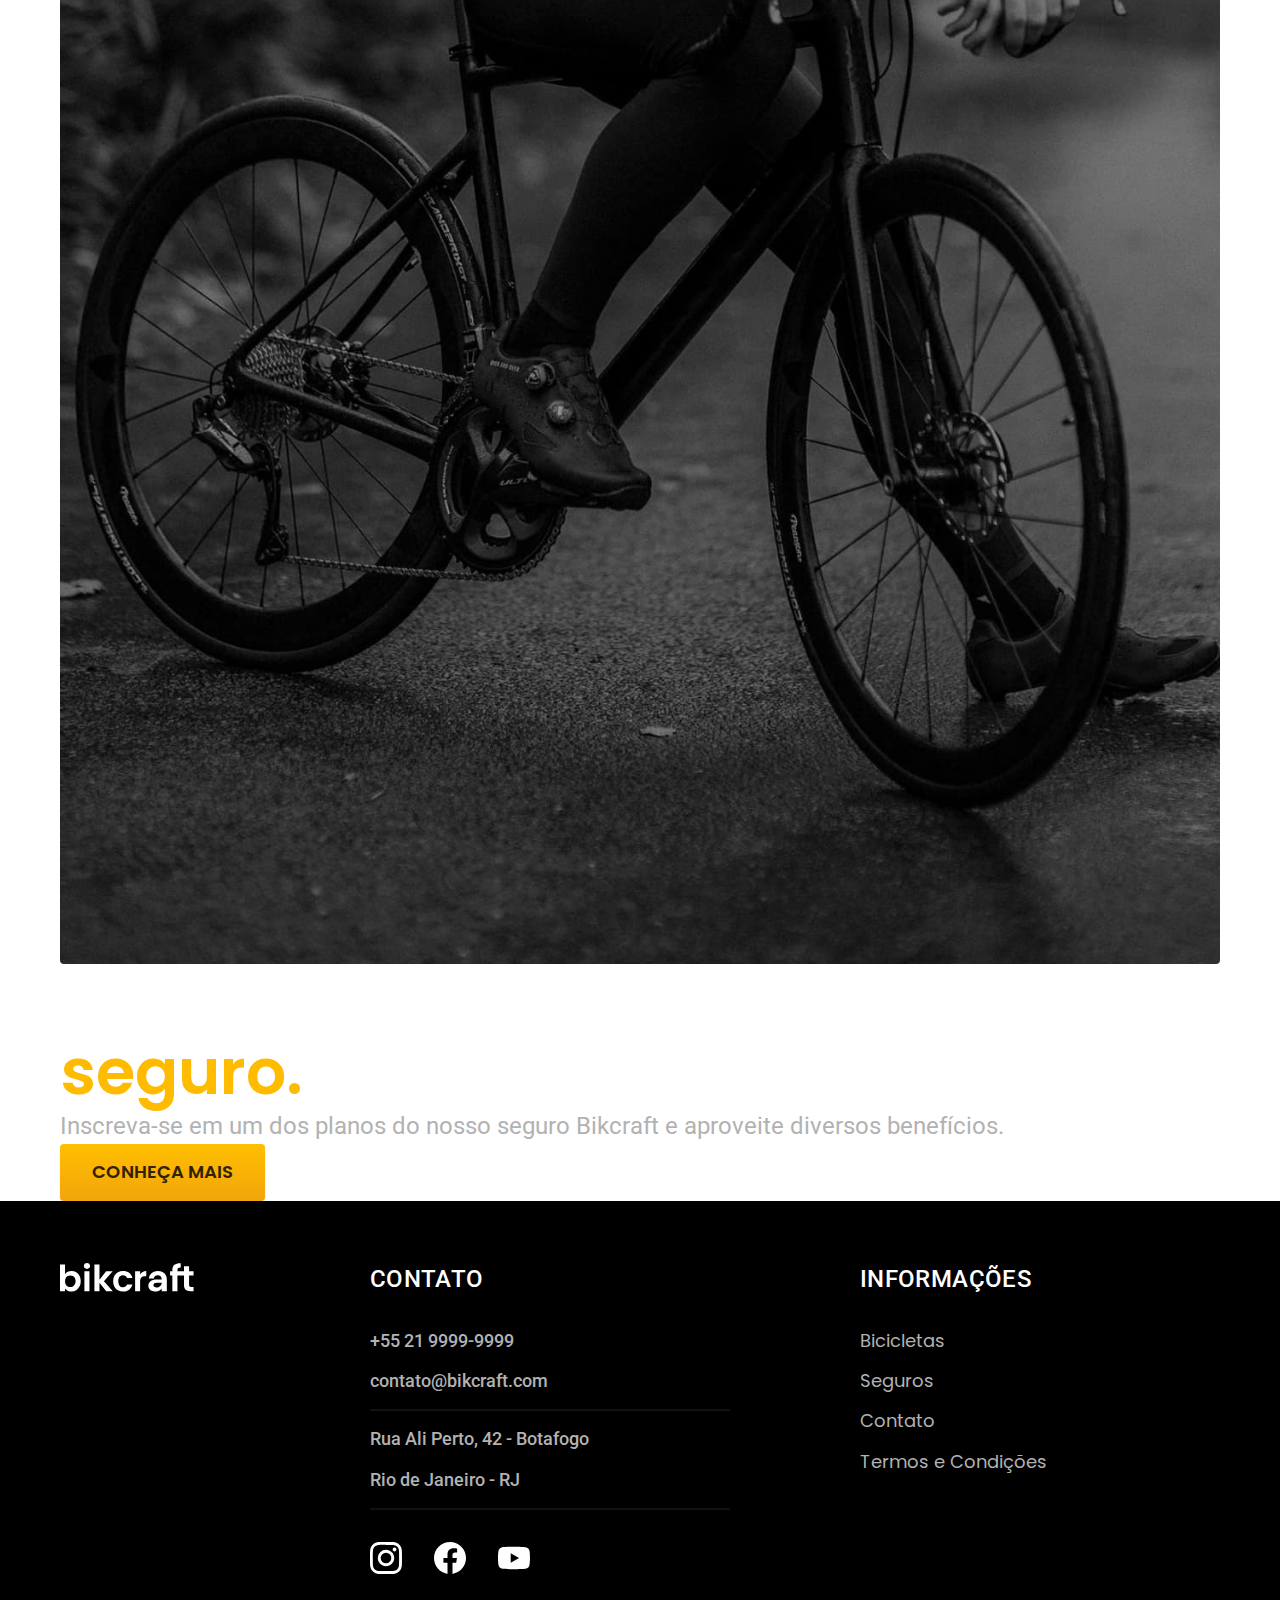
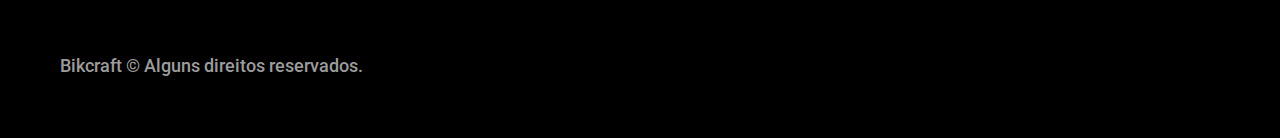
<file: bicicletas/nimbus.html>
<!DOCTYPE html>
<html lang="pt-br">

<head>
  <meta charset="UTF-8">
  <meta name="viewport" content="width=device-width, initial-scale=1.0">
  <title>Nimbus | Bikcraft</title>
  <meta name="description" content="Bicicletas elétricas de alta precisão e qualidade,  feitas sob medida para o cliente. Explore o mundo na sua velocidade com a Bikcraft.">

  <link rel="icon" href="./favicon.svg" type="image/svg+xml">

  <link href="../css/style.css" rel="preload" as="style">
  <link href="../css/style.css" rel="stylesheet">

  <link rel="preconnect" href="https://fonts.googleapis.com">
  <link rel="preconnect" href="https://fonts.gstatic.com" crossorigin>
  <link href="https://fonts.googleapis.com/css2?family=Merriweather:ital,wght@1,900&family=Poppins:wght@500;600&family=Roboto:wght@400;500&display=swap" rel="stylesheet">
</head>

<body id="bicicleta">
  <header class="header-bg">
    <div class="header container">
      <a href="../">
        <img src="../img/bikcraft.svg" alt="Bikcraft" width="136" height="32">
      </a>
      <nav aria-label="primaria">
        <ul class="header-menu font-1-m cor-0">
          <li><a href="../bicicletas.html">Bicicletas</a></li>
          <li><a href="../seguros.html">Seguros</a></li>
          <li><a href="../contato.html">Contato</a></li>
        </ul>
      </nav>
    </div>
  </header>

  <main class="bicicleta-bg">
    <div class="bicicleta container">
      <div class="bicicleta-titulo">
        <span class="font-2-xl cor-5">R$ 4999</span>
        <h1 class="font-1-xxl cor-0">Nimbus Stark<span class="cor-p1">.</span></h1>
      </div>
      <div class="bicicleta-imagens">
        <img src="../img/bicicleta/nimbus1.jpg" alt="Bicicleta preta" width="560" height="440">
        <img src="../img/bicicleta/nimbus2.jpg" alt="Bicicleta branca" width="560" height="440">
        <img src="../img/bicicleta/nimbus3.jpg" alt="Bicicleta preta" width="560" height="440">
      </div>
      <div class="bicicleta-conteudo">
        <p class="font-2-l cor-5">A Nimbus Stark é a melhor Bikcraft já criada pela nossa equipe. Ela vem equipada com os melhores acessórios, o que garante maior velocidade.</p>
        <div class="bicicleta-comprar">
          <a class="botao" href="../orcamento.html?tipo=bikcraft&produto=nimbus">Comprar Agora</a>
          <span class="font-1-xs cor-6"><img src="../img/icones/entrega.svg" alt=""> entrega em 5 dias</span>
          <span class="font-1-xs cor-6"><img src="../img/icones/estoque.svg" alt=""> 18 em estoque</span>
        </div>
        <h2 class="font-1-xs cor-0">Informações</h2>
        <ul class="bicicleta-informacoes">
          <li>
            <img src="../img/icones/eletrica.svg" alt="">
            <h3 class="font-1-m cor-0">Motor Elétrico</h3>
            <p class="font-2-xs cor-5">Permite você viajar distâncias inimaginaveis com a sua bike.</p>
          </li>
          <li>
            <img src="../img/icones/velocidade.svg" alt="">
            <h3 class="font-1-m cor-0">50 km/h</h3>
            <p class="font-2-xs cor-5">A mais rápida bicicleta elétrica disponível hoje no mercado.</p>
          </li>
          <li>
            <img src="../img/icones/rastreador.svg" alt="">
            <h3 class="font-1-m cor-0">Rastreador</h3>
            <p class="font-2-xs cor-5">Rastreador e sistema anti-furto para garantir o seu sossego.</p>
          </li>
          <li>
            <img src="../img/icones/carbono.svg" alt="">
            <h3 class="font-1-m cor-0">Fibra de Carbono</h3>
            <p class="font-2-xs cor-5">Maior proteção possível para a sua Bikcraft com fibra de carbono.</p>
          </li>
        </ul>
        <h2 class="font-1-xs cor-0">Ficha Técnica</h2>
        <ul class="bicicleta-ficha font-2-s cor-4">
          <li>Peso <span>9 kg</span></li>
          <li>Altura <span>60 cm</span></li>
          <li>Largura <span>120 cm</span></li>
          <li>Profundidade <span>10 cm</span></li>
          <li>Marchas <span>16</span></li>
          <li>Roda <span>29</span></li>
        </ul>
      </div>
    </div>
  </main>

  <article class="bicicletas-lista container">
    <h2 class="font-1-xxl">outras bicicletas<span class="cor-p1">.</span></h2>
    <ul>
      <li>
        <a href="./magic.html">
          <img src="../img/bicicletas/magic.jpg" alt="Bicicleta preta">
          <h3 class="font-1-xl">Magic Might</h3>
          <span class="font-2-m cor-8">R$ 2499</span>
        </a>
      </li>
      <li>
        <a href="./nebula.html">
          <img src="../img/bicicletas/nebula.jpg" alt="Bicicleta branca">
          <h3 class="font-1-xl">Nebula Cosmic</h3>
          <span class="font-2-m cor-8">R$ 3999</span>
        </a>
      </li>
    </ul>
  </article>

  <article class="seguro-bg">
    <div class="seguro container">
      <div class="seguro-imagem">
        <img src="../img/fotos/seguros.jpg" alt="Pessoa parada em cima de uma bicicleta">
      </div>
      <div class="seguro-conteudo">
        <h2 class="font-1-xxl cor-0">Pedale mais tranquilo com o nosso <span class="cor-p1">seguro.</span></h2>
        <p class="font-2-l cor-5">Inscreva-se em um dos planos do nosso seguro Bikcraft e aproveite diversos benefícios.</p>
        <a class="botao" href="../seguros.html">Conheça Mais</a>
      </div>
    </div>
  </article>

  <footer class="footer-bg">
    <div class="footer container">
      <img src="../img/bikcraft.svg" alt="Bikcraft">
      <div class="footer-contato">
        <h3 class="font-2-l-b cor-0">Contato</h3>
        <ul class="font-2-m cor-5">
          <li>+55 21 9999-9999</li>
          <li>contato@bikcraft.com</li>
          <li>Rua Ali Perto, 42 - Botafogo</li>
          <li>Rio de Janeiro - RJ</li>
        </ul>
        <div class="footer-redes">
          <a href="./"><img src="../img/redes/instagram.svg" alt="Instagram"></a>
          <a href="./"><img src="../img/redes/facebook.svg" alt="Facebook"></a>
          <a href="./"><img src="../img/redes/youtube.svg" alt="Youtube"></a>
        </div>
      </div>
      <div class="footer-informacoes">
        <h3 class="font-2-l-b cor-0">Informações</h3>
        <nav>
          <ul class="font-1-m cor-5">
            <li><a href="../bicicletas.html">Bicicletas</a></li>
            <li><a href="../seguros.html">Seguros</a></li>
            <li><a href="../contato.html">Contato</a></li>
            <li><a href="../termos.html">Termos e Condições</a></li>
          </ul>
        </nav>
      </div>
      <p class="font-2-m cor-6 footer-copy">Bikcraft © Alguns direitos reservados.</p>
    </div>
  </footer>

  <script src="../js/script.js"></script>
</body>

</html>
</file>
<file: css/style.css>
@import "./global/global.css";
@import "./utilidades/tipografia.css";
@import "./utilidades/cores.css";

@import "./global/header.css";
@import "./global/footer.css";

/* Utilidades */
@import "./utilidades/componente.css";


/* Home */
@import "./home/introducao.css";
@import "./home/tecnologia.css";
@import "./home/parceiros.css";
@import "./home/depoimento.css";

/* Bicicletas */
@import "./bicicletas/bicicletas-lista.css";
@import "./bicicletas/bicicletas.css";

/* termos */
@import "./termos/termos.css";
</file>
